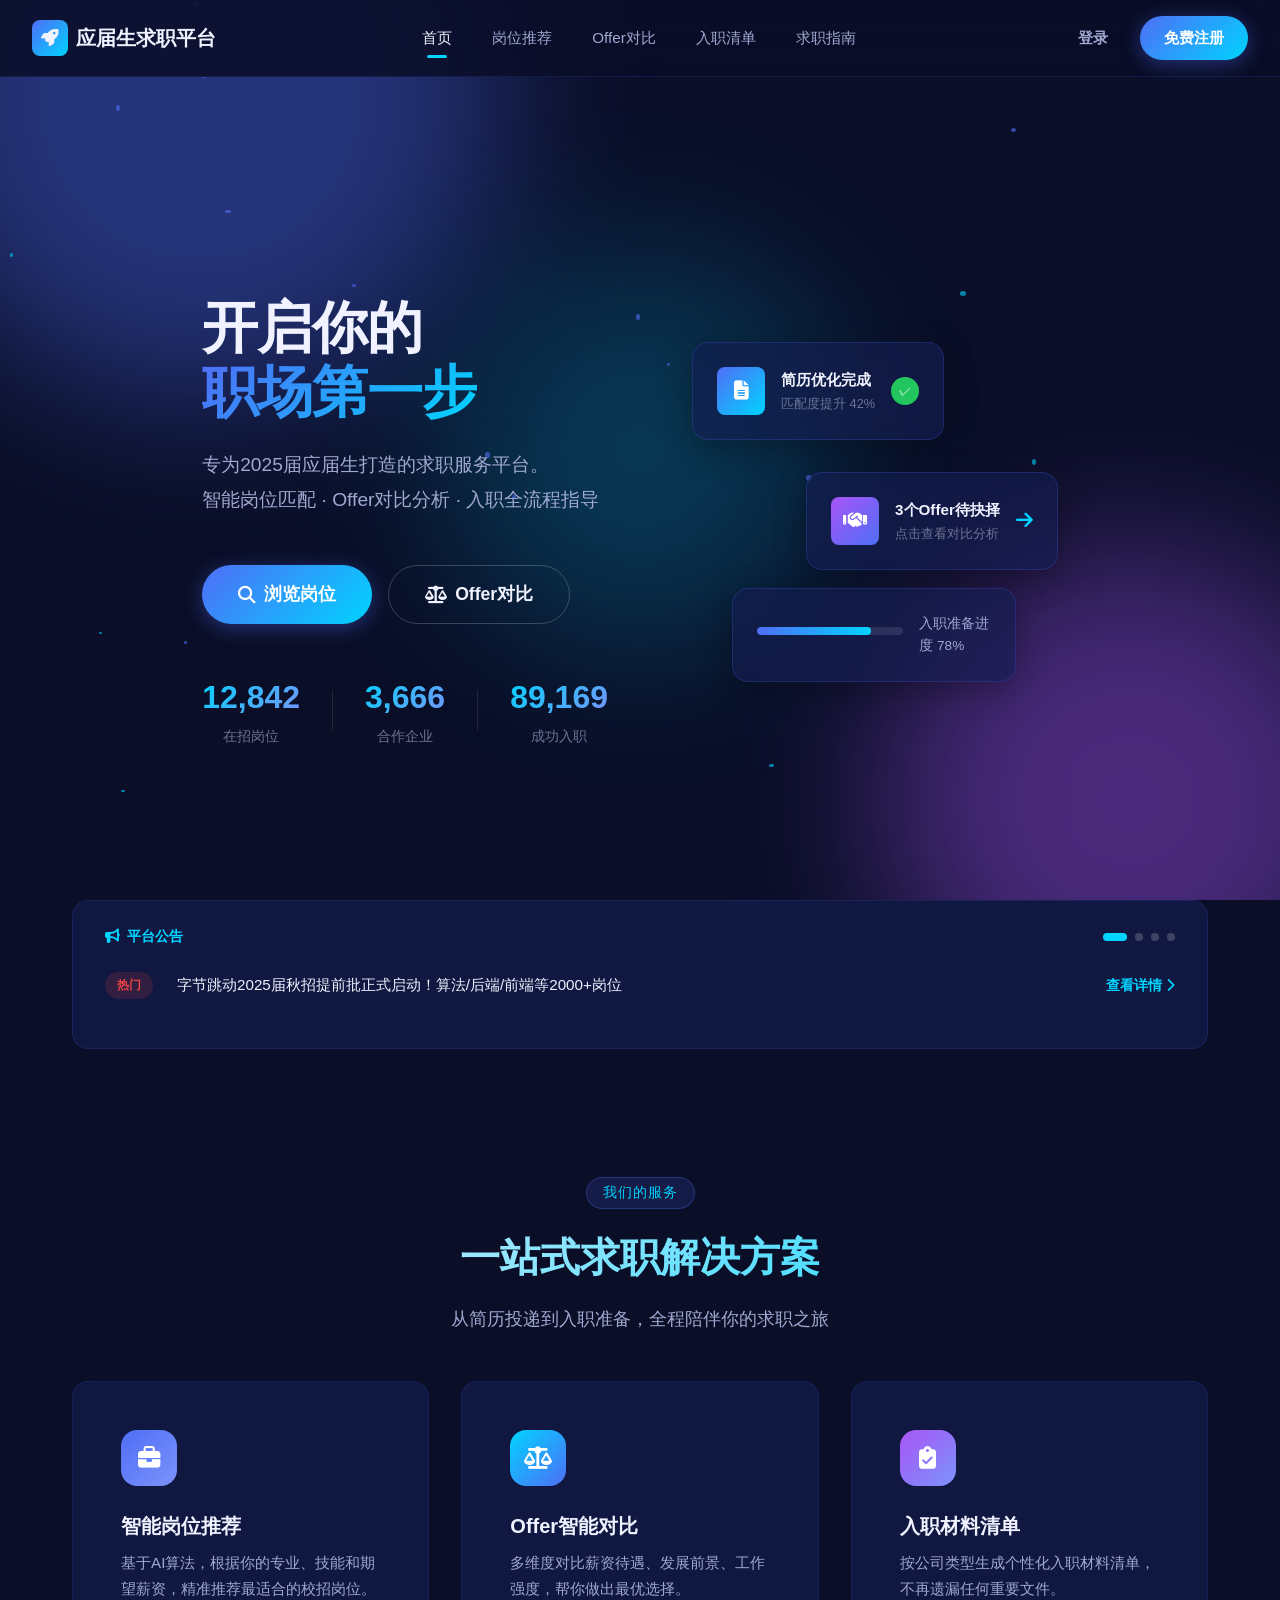
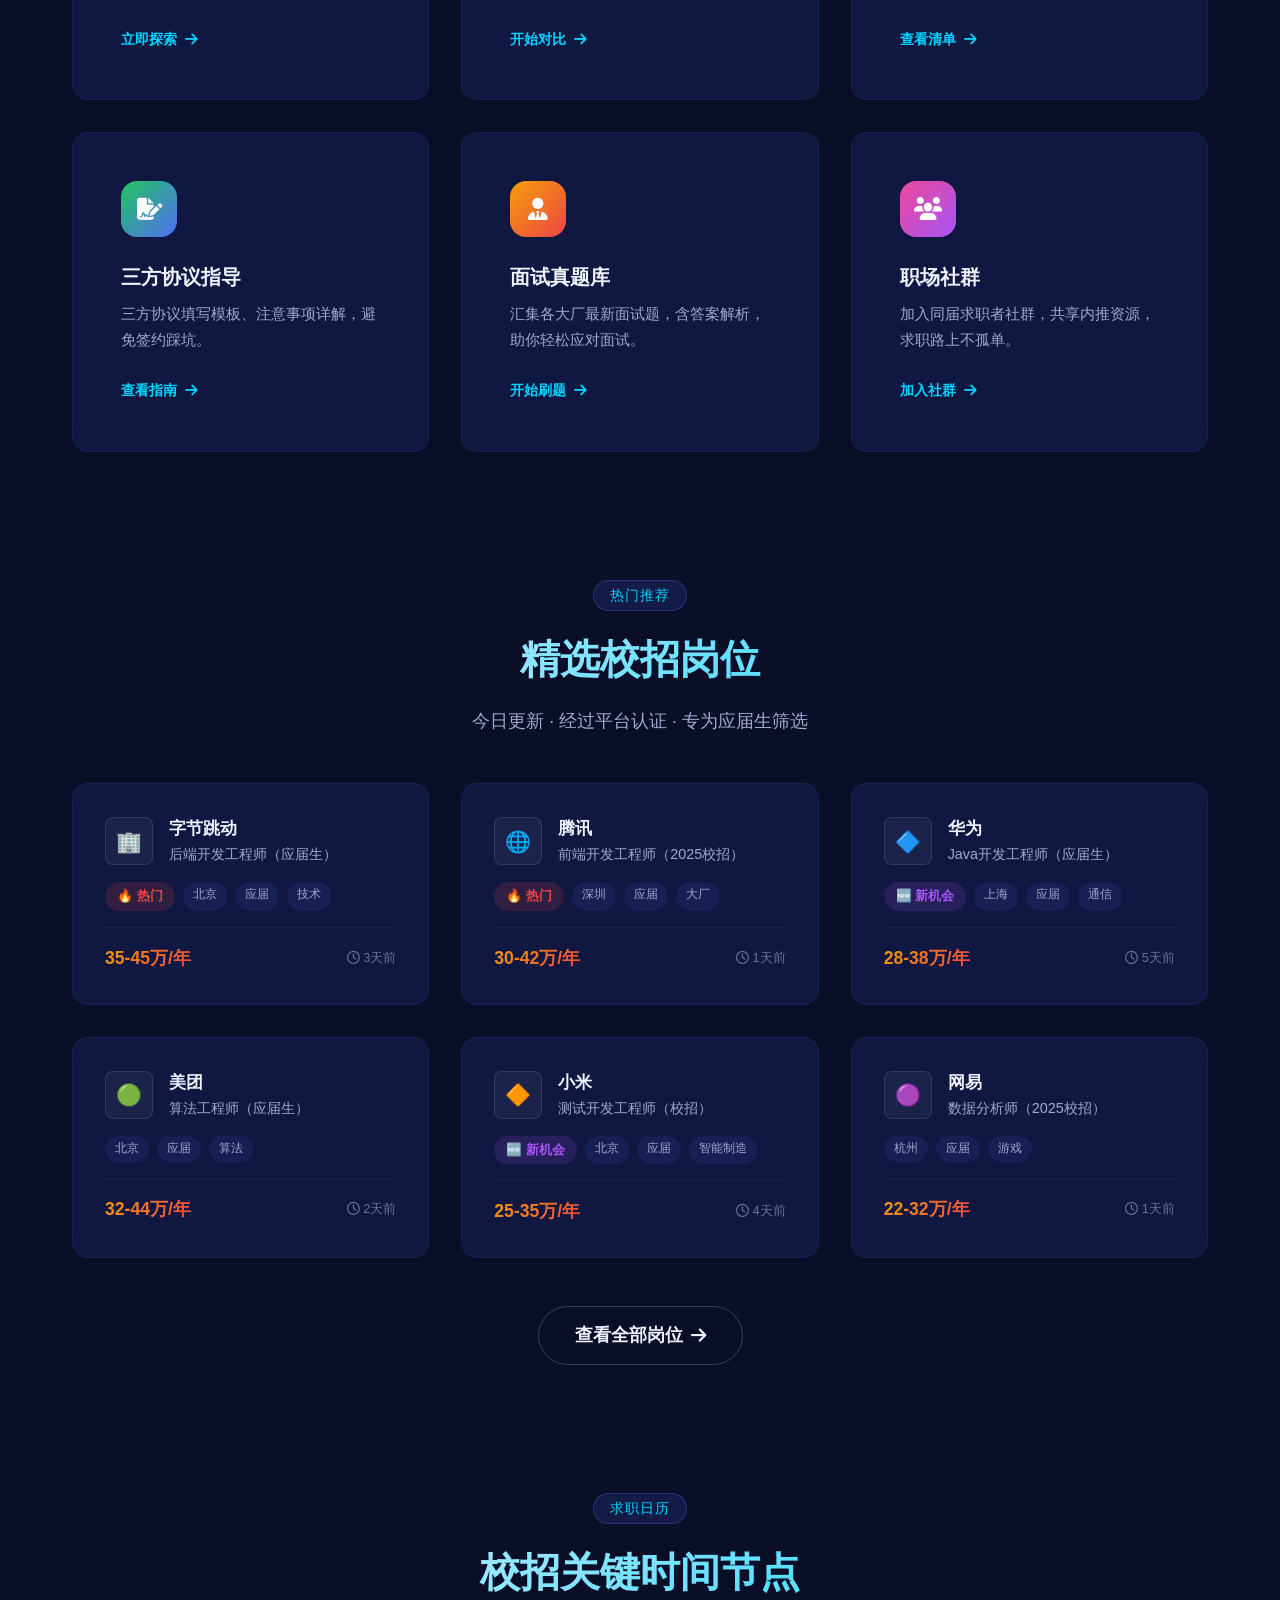
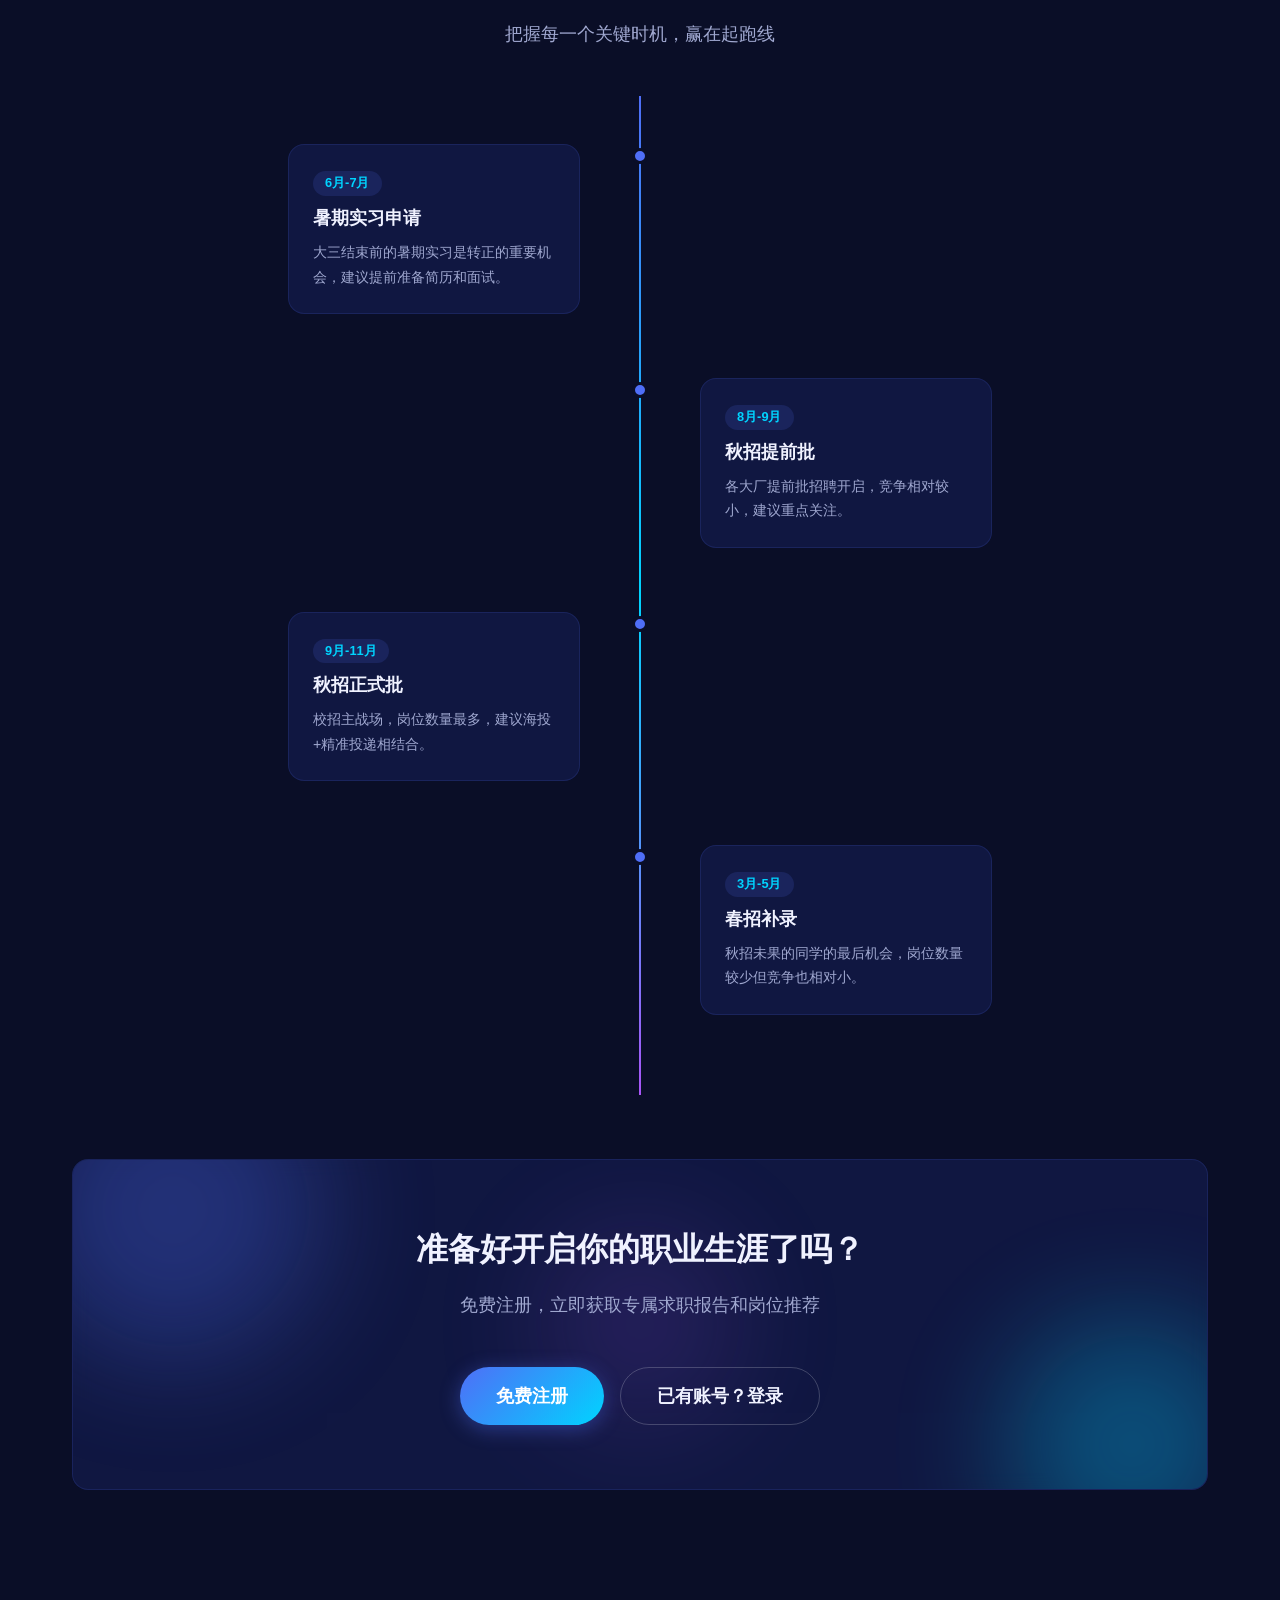
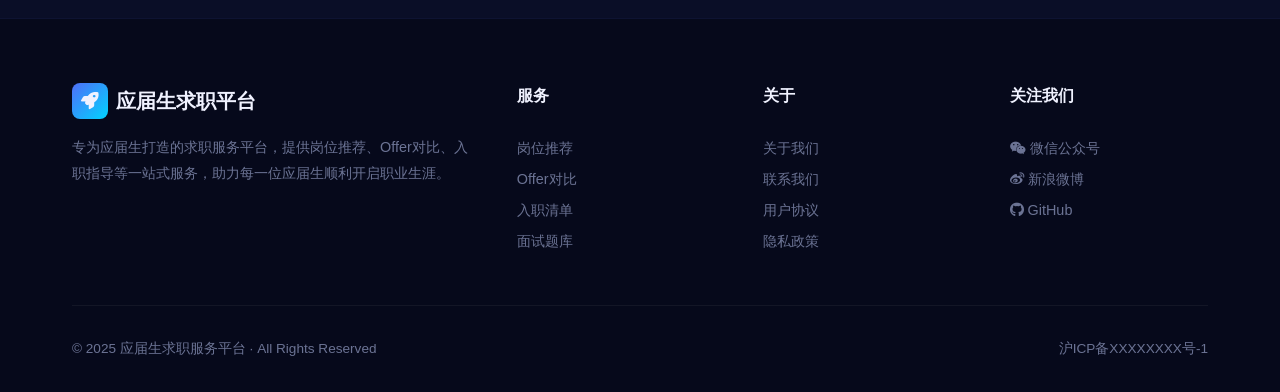
<file: graduate-job-portal/template/index.html>
<!DOCTYPE html>
<html lang="zh-CN">
<head>
  <meta charset="UTF-8">
  <meta name="viewport" content="width=device-width, initial-scale=1.0">
  <title>应届生求职服务平台 - 你的职场第一步</title>
  <link rel="stylesheet" href="css/style.css">
  <link rel="stylesheet" href="css/index.css">
  <!-- 图标库 -->
  <link rel="stylesheet" href="https://cdnjs.cloudflare.com/ajax/libs/font-awesome/6.5.0/css/all.min.css">
</head>
<body>
  <!-- ========== 背景动画 ========== -->
  <div class="bg-animation">
    <div class="orb"></div>
    <div class="orb"></div>
    <div class="orb"></div>
  </div>

  <!-- ========== 导航栏 ========== -->
  <nav class="navbar" id="navbar">
    <a href="index.html" class="nav-brand">
      <div class="logo"><i class="fas fa-rocket"></i></div>
      <span>应届生求职平台</span>
    </a>
    <div class="nav-links" id="navLinks">
      <a href="index.html" class="active">首页</a>
      <a href="jobs.html">岗位推荐</a>
      <a href="offer-compare.html">Offer对比</a>
      <a href="onboarding.html">入职清单</a>
      <a href="#">求职指南</a>
    </div>
    <div class="nav-actions">
      <a href="login.html" class="btn btn-ghost">登录</a>
      <a href="register.html" class="btn btn-primary">免费注册</a>
      <button class="mobile-menu-btn" id="mobileMenuBtn" aria-label="菜单">
        <span></span><span></span><span></span>
      </button>
    </div>
  </nav>

  <!-- ========== Hero 区域 ========== -->
  <section class="hero">
    <div class="hero-particles" id="heroParticles"></div>
    <div class="container hero-content">
      <div class="hero-text fade-in-up">
        <h1 class="hero-title">
          开启你的<br><span class="text-gradient">职场第一步</span>
        </h1>
        <p class="hero-subtitle">
          专为2025届应届生打造的求职服务平台。<br>
          智能岗位匹配 · Offer对比分析 · 入职全流程指导
        </p>
        <div class="hero-actions">
          <a href="jobs.html" class="btn btn-primary btn-lg">
            <i class="fas fa-search"></i> 浏览岗位
          </a>
          <a href="offer-compare.html" class="btn btn-outline btn-lg">
            <i class="fas fa-balance-scale"></i> Offer对比
          </a>
        </div>
        <div class="hero-stats">
          <div class="stat-item">
            <span class="stat-num" data-target="12890">0</span>
            <span class="stat-label">在招岗位</span>
          </div>
          <div class="stat-divider"></div>
          <div class="stat-item">
            <span class="stat-num" data-target="3680">0</span>
            <span class="stat-label">合作企业</span>
          </div>
          <div class="stat-divider"></div>
          <div class="stat-item">
            <span class="stat-num" data-target="89500">0</span>
            <span class="stat-label">成功入职</span>
          </div>
        </div>
      </div>
      <div class="hero-visual fade-in-up delay-2">
        <!-- 模拟简历/Offer卡片 -->
        <div class="hero-card hero-card-1">
          <div class="hc-icon"><i class="fas fa-file-alt"></i></div>
          <div class="hc-info">
            <div class="hc-title">简历优化完成</div>
            <div class="hc-desc">匹配度提升 42%</div>
          </div>
          <div class="hc-badge success">✓</div>
        </div>
        <div class="hero-card hero-card-2">
          <div class="hc-icon purple"><i class="fas fa-handshake"></i></div>
          <div class="hc-info">
            <div class="hc-title">3个Offer待抉择</div>
            <div class="hc-desc">点击查看对比分析</div>
          </div>
          <div class="hc-arrow"><i class="fas fa-arrow-right"></i></div>
        </div>
        <div class="hero-card hero-card-3">
          <div class="hc-progress">
            <div class="hc-progress-bar" style="width:78%"></div>
          </div>
          <div class="hc-progress-text">入职准备进度 78%</div>
        </div>
      </div>
    </div>
  </section>

  <!-- ========== 轮播公告 ========== -->
  <section class="section carousel-section">
    <div class="container">
      <div class="carousel-wrapper">
        <div class="carousel-header">
          <div class="carousel-tag">
            <i class="fas fa-bullhorn"></i> 平台公告
          </div>
          <div class="carousel-dots" id="carouselDots"></div>
        </div>
        <div class="carousel-track" id="carouselTrack">
          <!-- 轮播项由JS动态生成 -->
        </div>
      </div>
    </div>
  </section>

  <!-- ========== 服务介绍 ========== -->
  <section class="section services-section">
    <div class="container">
      <div class="section-header">
        <div class="section-tag">我们的服务</div>
        <h2 class="section-title">一站式求职解决方案</h2>
        <p class="section-subtitle">从简历投递到入职准备，全程陪伴你的求职之旅</p>
      </div>
      <div class="services-grid">
        <!-- 卡片1 -->
        <div class="service-card fade-in-up">
          <div class="sc-icon blue">
            <i class="fas fa-briefcase"></i>
          </div>
          <h3>智能岗位推荐</h3>
          <p>基于AI算法，根据你的专业、技能和期望薪资，精准推荐最适合的校招岗位。</p>
          <a href="jobs.html" class="sc-link">立即探索 <i class="fas fa-arrow-right"></i></a>
        </div>
        <!-- 卡片2 -->
        <div class="service-card fade-in-up delay-1">
          <div class="sc-icon cyan">
            <i class="fas fa-balance-scale"></i>
          </div>
          <h3>Offer智能对比</h3>
          <p>多维度对比薪资待遇、发展前景、工作强度，帮你做出最优选择。</p>
          <a href="offer-compare.html" class="sc-link">开始对比 <i class="fas fa-arrow-right"></i></a>
        </div>
        <!-- 卡片3 -->
        <div class="service-card fade-in-up delay-2">
          <div class="sc-icon purple">
            <i class="fas fa-clipboard-check"></i>
          </div>
          <h3>入职材料清单</h3>
          <p>按公司类型生成个性化入职材料清单，不再遗漏任何重要文件。</p>
          <a href="onboarding.html" class="sc-link">查看清单 <i class="fas fa-arrow-right"></i></a>
        </div>
        <!-- 卡片4 -->
        <div class="service-card fade-in-up delay-3">
          <div class="sc-icon green">
            <i class="fas fa-file-signature"></i>
          </div>
          <h3>三方协议指导</h3>
          <p>三方协议填写模板、注意事项详解，避免签约踩坑。</p>
          <a href="#" class="sc-link">查看指南 <i class="fas fa-arrow-right"></i></a>
        </div>
        <!-- 卡片5 -->
        <div class="service-card fade-in-up delay-4">
          <div class="sc-icon orange">
            <i class="fas fa-user-tie"></i>
          </div>
          <h3>面试真题库</h3>
          <p>汇集各大厂最新面试题，含答案解析，助你轻松应对面试。</p>
          <a href="#" class="sc-link">开始刷题 <i class="fas fa-arrow-right"></i></a>
        </div>
        <!-- 卡片6 -->
        <div class="service-card fade-in-up delay-5">
          <div class="sc-icon pink">
            <i class="fas fa-users"></i>
          </div>
          <h3>职场社群</h3>
          <p>加入同届求职者社群，共享内推资源，求职路上不孤单。</p>
          <a href="#" class="sc-link">加入社群 <i class="fas fa-arrow-right"></i></a>
        </div>
      </div>
    </div>
  </section>

  <!-- ========== 热门岗位推荐 ========== -->
  <section class="section jobs-preview-section">
    <div class="container">
      <div class="section-header">
        <div class="section-tag">热门推荐</div>
        <h2 class="section-title">精选校招岗位</h2>
        <p class="section-subtitle">今日更新 · 经过平台认证 · 专为应届生筛选</p>
      </div>
      <div class="jobs-preview-grid" id="hotJobsGrid">
        <!-- 由JS动态生成 -->
      </div>
      <div class="text-center mt-4">
        <a href="jobs.html" class="btn btn-outline btn-lg">
          查看全部岗位 <i class="fas fa-arrow-right"></i>
        </a>
      </div>
    </div>
  </section>

  <!-- ========== 求职时间线 ========== -->
  <section class="section timeline-section">
    <div class="container">
      <div class="section-header">
        <div class="section-tag">求职日历</div>
        <h2 class="section-title">校招关键时间节点</h2>
        <p class="section-subtitle">把握每一个关键时机，赢在起跑线</p>
      </div>
      <div class="timeline">
        <div class="timeline-line"></div>
        <div class="timeline-item left fade-in-up">
          <div class="timeline-dot"></div>
          <div class="timeline-card card">
            <div class="timeline-date">6月-7月</div>
            <h4>暑期实习申请</h4>
            <p>大三结束前的暑期实习是转正的重要机会，建议提前准备简历和面试。</p>
          </div>
        </div>
        <div class="timeline-item right fade-in-up delay-1">
          <div class="timeline-dot"></div>
          <div class="timeline-card card">
            <div class="timeline-date">8月-9月</div>
            <h4>秋招提前批</h4>
            <p>各大厂提前批招聘开启，竞争相对较小，建议重点关注。</p>
          </div>
        </div>
        <div class="timeline-item left fade-in-up delay-2">
          <div class="timeline-dot"></div>
          <div class="timeline-card card">
            <div class="timeline-date">9月-11月</div>
            <h4>秋招正式批</h4>
            <p>校招主战场，岗位数量最多，建议海投+精准投递相结合。</p>
          </div>
        </div>
        <div class="timeline-item right fade-in-up delay-3">
          <div class="timeline-dot"></div>
          <div class="timeline-card card">
            <div class="timeline-date">3月-5月</div>
            <h4>春招补录</h4>
            <p>秋招未果的同学的最后机会，岗位数量较少但竞争也相对小。</p>
          </div>
        </div>
      </div>
    </div>
  </section>

  <!-- ========== CTA区域 ========== -->
  <section class="section cta-section">
    <div class="container">
      <div class="cta-card card">
        <div class="cta-content">
          <h2>准备好开启你的职业生涯了吗？</h2>
          <p>免费注册，立即获取专属求职报告和岗位推荐</p>
          <div class="cta-actions">
            <a href="register.html" class="btn btn-primary btn-lg">免费注册</a>
            <a href="login.html" class="btn btn-outline btn-lg">已有账号？登录</a>
          </div>
        </div>
        <div class="cta-decoration">
          <div class="cta-circle c1"></div>
          <div class="cta-circle c2"></div>
          <div class="cta-circle c3"></div>
        </div>
      </div>
    </div>
  </section>

  <!-- ========== 页脚 ========== -->
  <footer class="footer">
    <div class="container">
      <div class="footer-grid">
        <div class="footer-brand">
          <div class="nav-brand" style="margin-bottom:var(--space-md)">
            <div class="logo"><i class="fas fa-rocket"></i></div>
            <span>应届生求职平台</span>
          </div>
          <p>专为应届生打造的求职服务平台，提供岗位推荐、Offer对比、入职指导等一站式服务，助力每一位应届生顺利开启职业生涯。</p>
        </div>
        <div class="footer-col">
          <h4>服务</h4>
          <a href="jobs.html">岗位推荐</a>
          <a href="offer-compare.html">Offer对比</a>
          <a href="onboarding.html">入职清单</a>
          <a href="#">面试题库</a>
        </div>
        <div class="footer-col">
          <h4>关于</h4>
          <a href="#">关于我们</a>
          <a href="#">联系我们</a>
          <a href="#">用户协议</a>
          <a href="#">隐私政策</a>
        </div>
        <div class="footer-col">
          <h4>关注我们</h4>
          <a href="#"><i class="fab fa-weixin"></i> 微信公众号</a>
          <a href="#"><i class="fab fa-weibo"></i> 新浪微博</a>
          <a href="#"><i class="fab fa-github"></i> GitHub</a>
        </div>
      </div>
      <div class="footer-bottom">
        <span>&copy; 2025 应届生求职服务平台 · All Rights Reserved</span>
        <span>沪ICP备XXXXXXXX号-1</span>
      </div>
    </div>
  </footer>

  <!-- ========== JS ========== -->
  <script src="js/main.js"></script>
  <script src="js/index.js"></script>
</body>
</html>
</file>
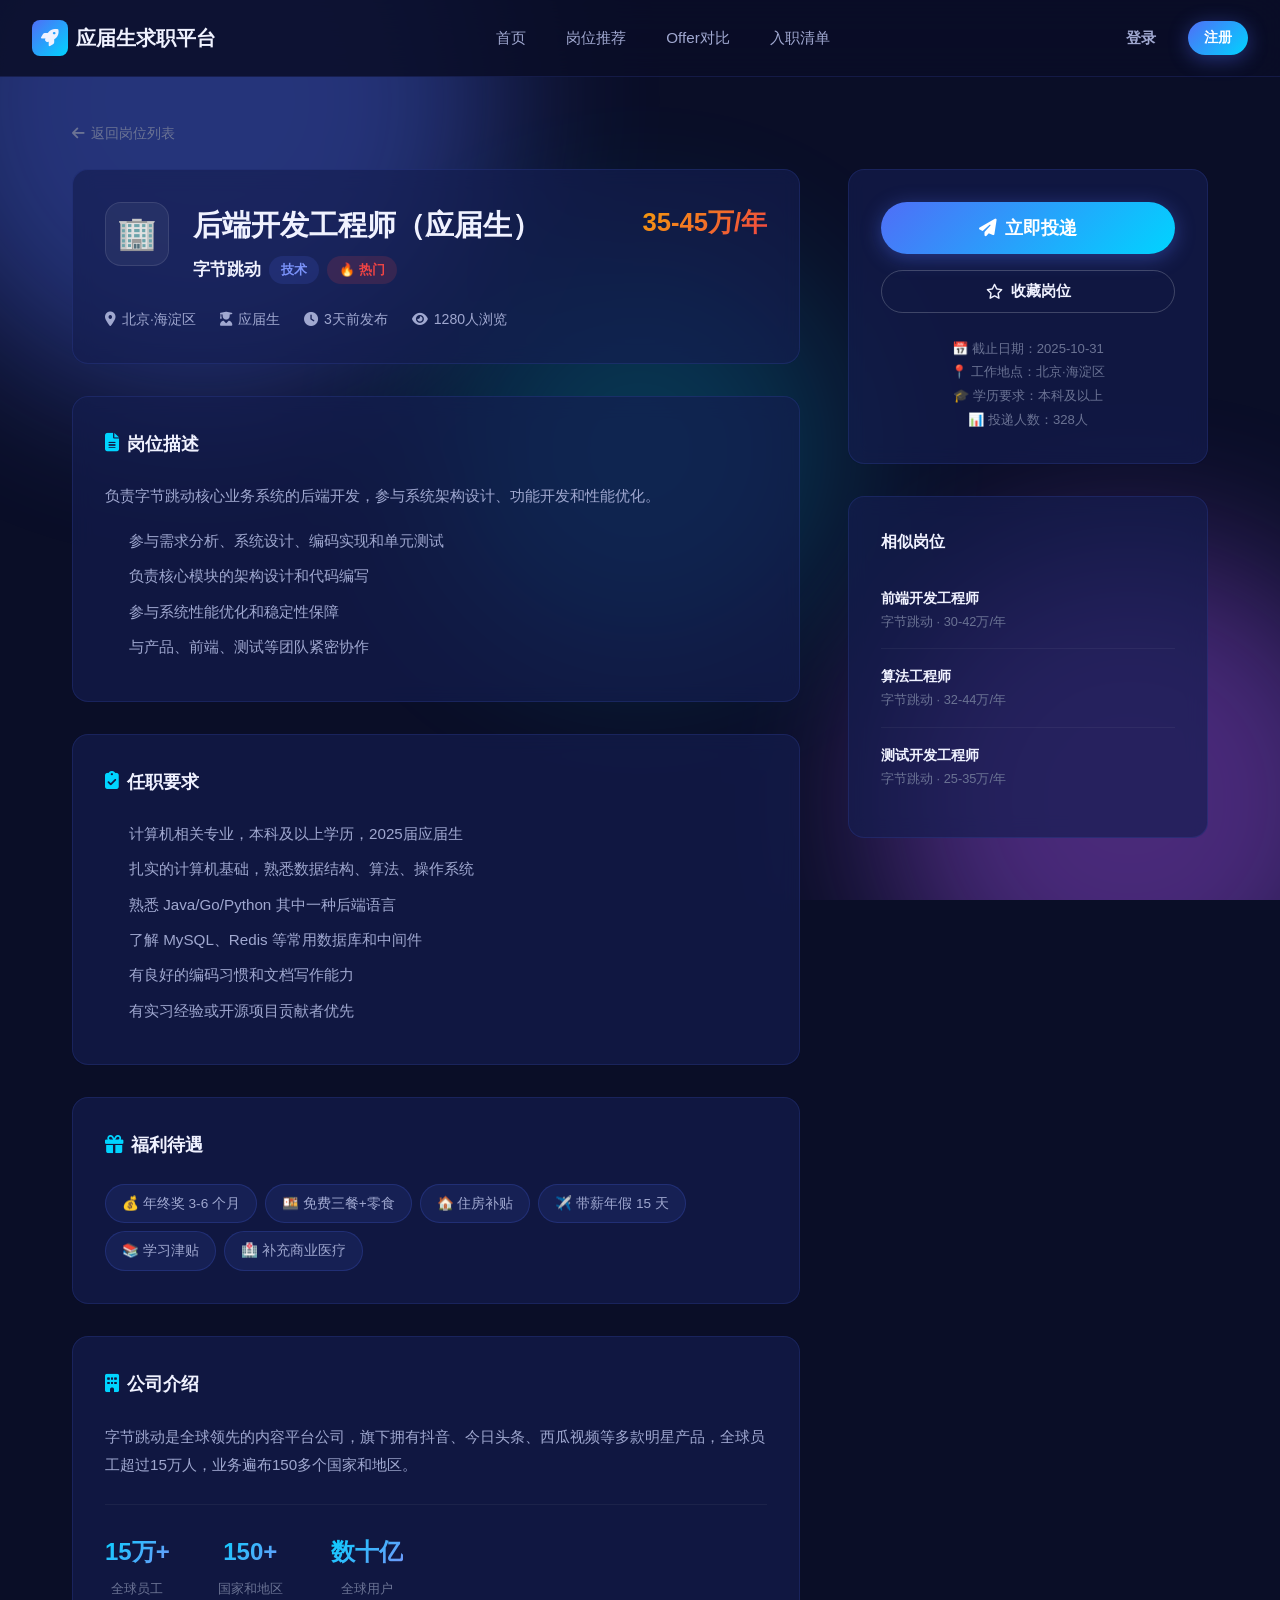
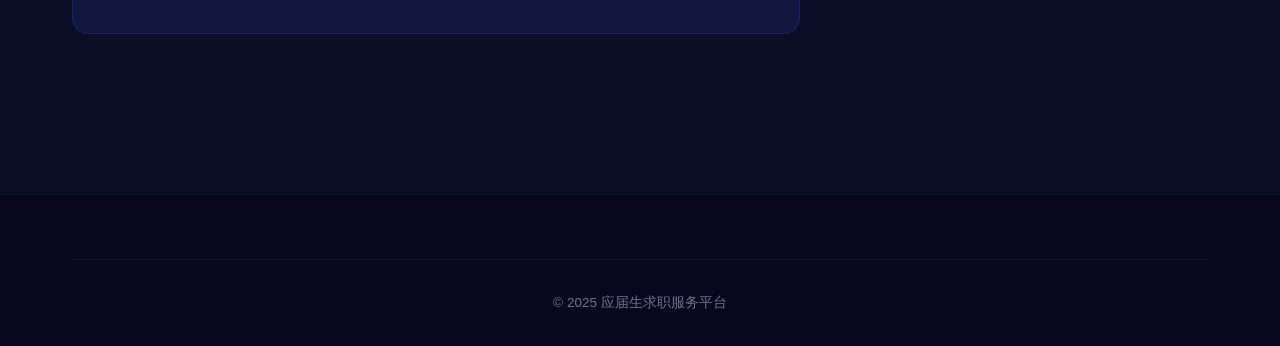
<file: graduate-job-portal/template/job-detail.html>
<!DOCTYPE html>
<html lang="zh-CN">
<head>
  <meta charset="UTF-8">
  <meta name="viewport" content="width=device-width, initial-scale=1.0">
  <title>岗位详情 - 应届生求职服务平台</title>
  <link rel="stylesheet" href="css/style.css">
  <link rel="stylesheet" href="css/jobs.css">
  <link rel="stylesheet" href="css/job-detail.css">
  <link rel="stylesheet" href="https://cdnjs.cloudflare.com/ajax/libs/font-awesome/6.5.0/css/all.min.css">
</head>
<body>
  <div class="bg-animation"><div class="orb"></div><div class="orb"></div><div class="orb"></div></div>

  <nav class="navbar" id="navbar">
    <a href="index.html" class="nav-brand">
      <div class="logo"><i class="fas fa-rocket"></i></div>
      <span>应届生求职平台</span>
    </a>
    <div class="nav-links" id="navLinks">
      <a href="index.html">首页</a>
      <a href="jobs.html">岗位推荐</a>
      <a href="offer-compare.html">Offer对比</a>
      <a href="onboarding.html">入职清单</a>
    </div>
    <div class="nav-actions">
      <a href="login.html" class="btn btn-ghost">登录</a>
      <a href="register.html" class="btn btn-primary btn-sm">注册</a>
      <button class="mobile-menu-btn" id="mobileMenuBtn" aria-label="菜单"><span></span><span></span><span></span></button>
    </div>
  </nav>

  <section class="section" style="padding-top:120px;">
    <div class="container">
      <a href="jobs.html" style="color:var(--text-muted);font-size:0.9rem;display:inline-flex;align-items:center;gap:6px;margin-bottom:var(--space-lg)">
        <i class="fas fa-arrow-left"></i> 返回岗位列表
      </a>

      <div class="jd-layout">
        <!-- 左侧主内容 -->
        <div class="jd-main">
          <!-- 头部信息 -->
          <div class="card jd-header-card">
            <div class="jd-header-top">
              <div class="jd-company-logo">🏢</div>
              <div class="jd-title-area">
                <h1 class="jd-job-title">后端开发工程师（应届生）</h1>
                <div class="jd-company-name">
                  <span>字节跳动</span>
                  <span class="badge badge-tech">技术</span>
                  <span class="badge badge-hot">🔥 热门</span>
                </div>
              </div>
              <div class="jd-salary">35-45万/年</div>
            </div>
            <div class="jd-meta-tags">
              <span><i class="fas fa-map-marker-alt"></i> 北京·海淀区</span>
              <span><i class="fas fa-user-graduate"></i> 应届生</span>
              <span><i class="fas fa-clock"></i> 3天前发布</span>
              <span><i class="fas fa-eye"></i> 1280人浏览</span>
            </div>
          </div>

          <!-- 岗位描述 -->
          <div class="card jd-section">
            <h3 class="jd-section-title"><i class="fas fa-file-alt"></i> 岗位描述</h3>
            <div class="jd-content">
              <p>负责字节跳动核心业务系统的后端开发，参与系统架构设计、功能开发和性能优化。</p>
              <ul>
                <li>参与需求分析、系统设计、编码实现和单元测试</li>
                <li>负责核心模块的架构设计和代码编写</li>
                <li>参与系统性能优化和稳定性保障</li>
                <li>与产品、前端、测试等团队紧密协作</li>
              </ul>
            </div>
          </div>

          <!-- 任职要求 -->
          <div class="card jd-section">
            <h3 class="jd-section-title"><i class="fas fa-clipboard-check"></i> 任职要求</h3>
            <div class="jd-content">
              <ul>
                <li>计算机相关专业，本科及以上学历，2025届应届生</li>
                <li>扎实的计算机基础，熟悉数据结构、算法、操作系统</li>
                <li>熟悉 Java/Go/Python 其中一种后端语言</li>
                <li>了解 MySQL、Redis 等常用数据库和中间件</li>
                <li>有良好的编码习惯和文档写作能力</li>
                <li>有实习经验或开源项目贡献者优先</li>
              </ul>
            </div>
          </div>

          <!-- 福利待遇 -->
          <div class="card jd-section">
            <h3 class="jd-section-title"><i class="fas fa-gift"></i> 福利待遇</h3>
            <div class="jd-benefits">
              <span class="jd-benefit-tag">💰 年终奖 3-6 个月</span>
              <span class="jd-benefit-tag">🍱 免费三餐+零食</span>
              <span class="jd-benefit-tag">🏠 住房补贴</span>
              <span class="jd-benefit-tag">✈️ 带薪年假 15 天</span>
              <span class="jd-benefit-tag">📚 学习津贴</span>
              <span class="jd-benefit-tag">🏥 补充商业医疗</span>
            </div>
          </div>

          <!-- 公司介绍 -->
          <div class="card jd-section">
            <h3 class="jd-section-title"><i class="fas fa-building"></i> 公司介绍</h3>
            <div class="jd-content">
              <p>字节跳动是全球领先的内容平台公司，旗下拥有抖音、今日头条、西瓜视频等多款明星产品，全球员工超过15万人，业务遍布150多个国家和地区。</p>
              <div class="jd-company-stats">
                <div class="jd-cs-item"><div class="jd-cs-num">15万+</div><div class="jd-cs-label">全球员工</div></div>
                <div class="jd-cs-item"><div class="jd-cs-num">150+</div><div class="jd-cs-label">国家和地区</div></div>
                <div class="jd-cs-item"><div class="jd-cs-num">数十亿</div><div class="jd-cs-label">全球用户</div></div>
              </div>
            </div>
          </div>
        </div>

        <!-- 右侧侧边栏 -->
        <div class="jd-sidebar">
          <div class="card jd-apply-card">
            <button class="btn btn-primary btn-lg" style="width:100%;margin-bottom:var(--space-md)" onclick="alert('请先登录！')">
              <i class="fas fa-paper-plane"></i> 立即投递
            </button>
            <button class="btn btn-outline" style="width:100%">
              <i class="far fa-star"></i> 收藏岗位
            </button>
            <div style="margin-top:var(--space-lg);font-size:0.82rem;color:var(--text-muted);line-height:1.8">
              <div>📅 截止日期：2025-10-31</div>
              <div>📍 工作地点：北京·海淀区</div>
              <div>🎓 学历要求：本科及以上</div>
              <div>📊 投递人数：328人</div>
            </div>
          </div>

          <div class="card jd-similar">
            <h4 style="margin-bottom:var(--space-md);font-size:1rem;">相似岗位</h4>
            <a href="#" class="jd-similar-item">
              <div style="font-weight:600;font-size:0.9rem;">前端开发工程师</div>
              <div style="font-size:0.8rem;color:var(--text-muted);margin-top:2px;">字节跳动 · 30-42万/年</div>
            </a>
            <a href="#" class="jd-similar-item">
              <div style="font-weight:600;font-size:0.9rem;">算法工程师</div>
              <div style="font-size:0.8rem;color:var(--text-muted);margin-top:2px;">字节跳动 · 32-44万/年</div>
            </a>
            <a href="#" class="jd-similar-item">
              <div style="font-weight:600;font-size:0.9rem;">测试开发工程师</div>
              <div style="font-size:0.8rem;color:var(--text-muted);margin-top:2px;">字节跳动 · 25-35万/年</div>
            </a>
          </div>
        </div>
      </div>
    </div>
  </section>

  <footer class="footer">
    <div class="container">
      <div class="footer-bottom" style="justify-content:center"><span>© 2025 应届生求职服务平台</span></div>
    </div>
  </footer>

  <script src="js/main.js"></script>
</body>
</html>
</file>
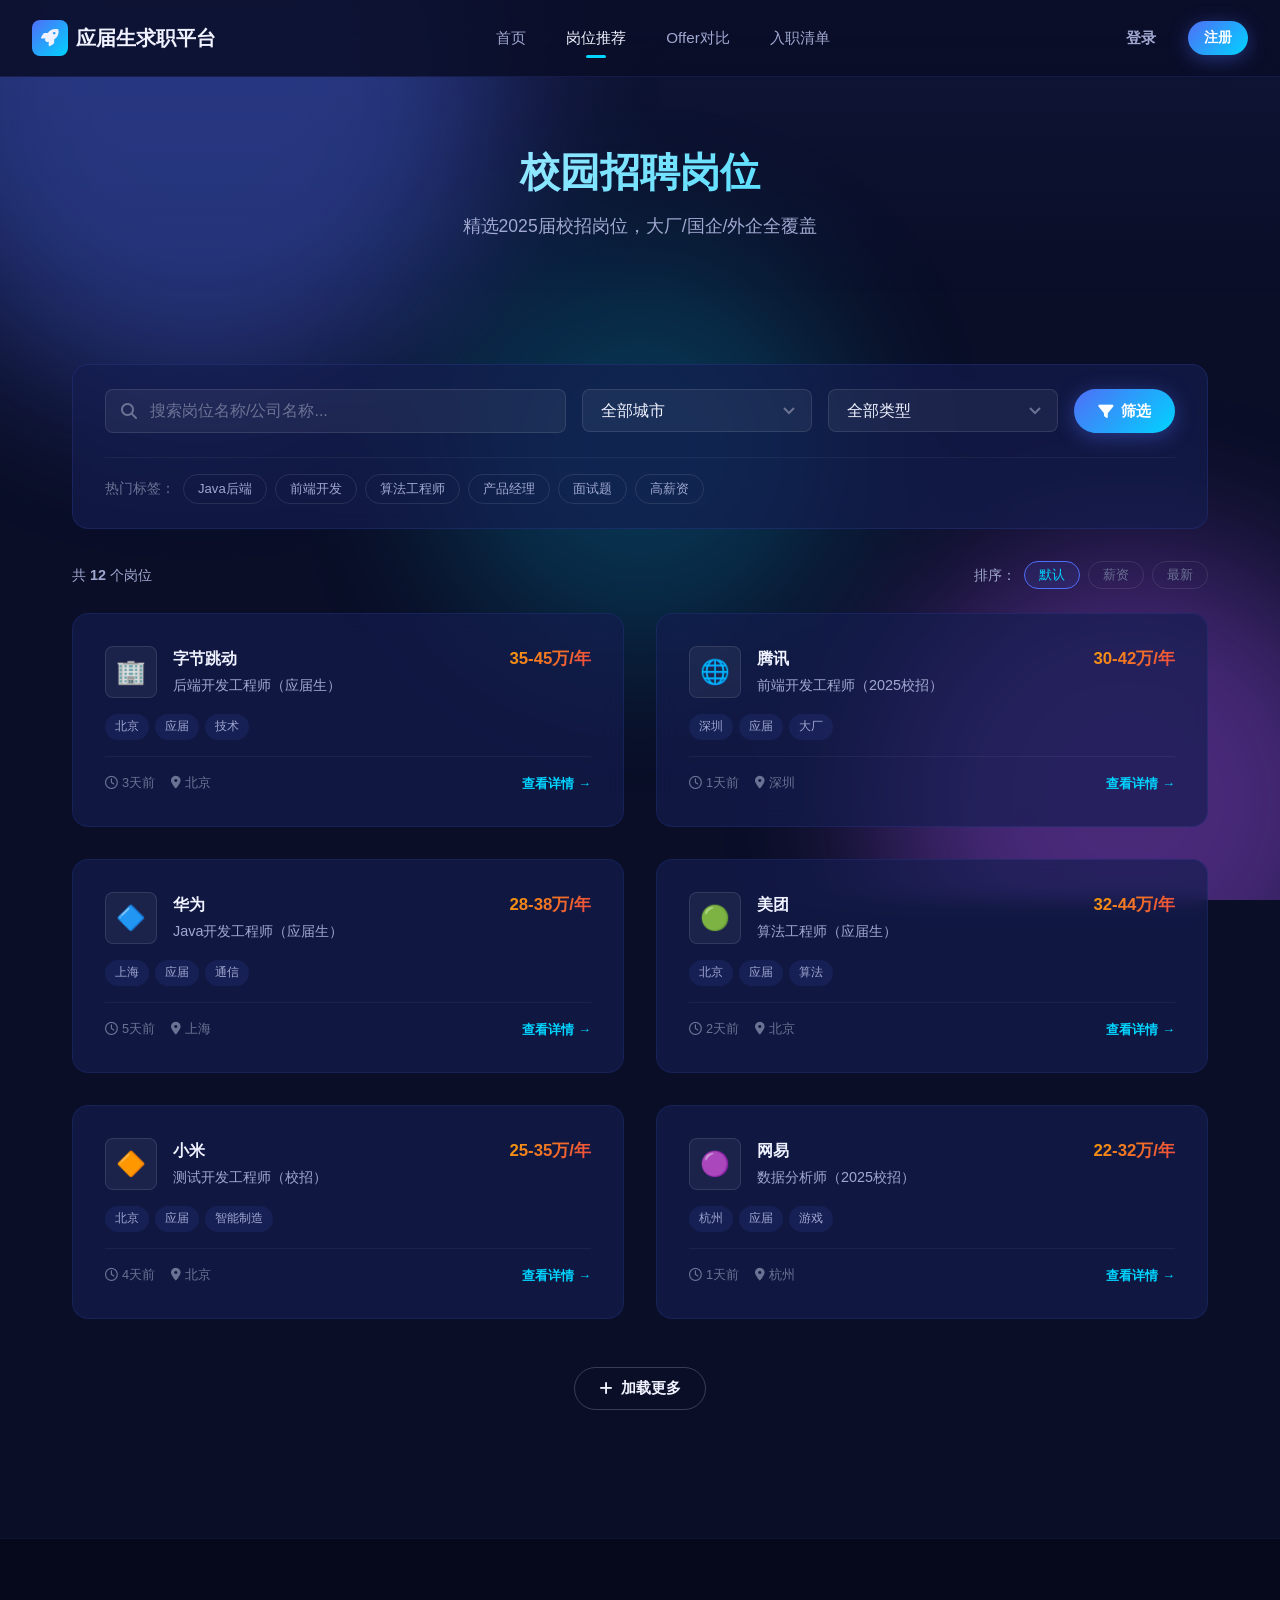
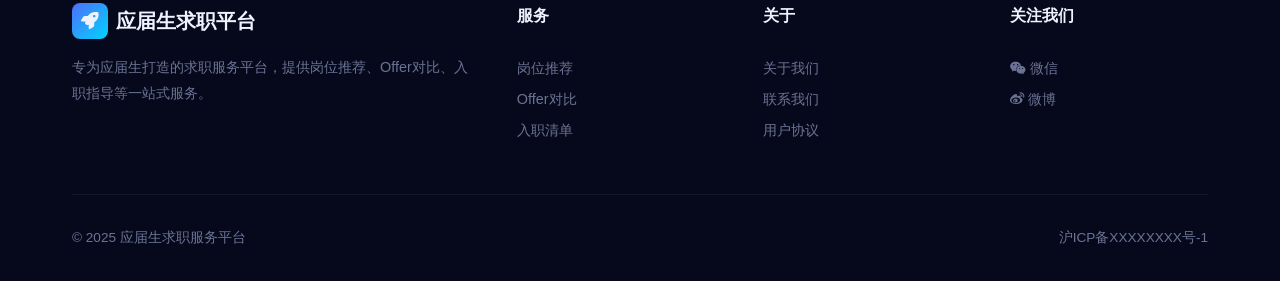
<file: graduate-job-portal/template/jobs.html>
<!DOCTYPE html>
<html lang="zh-CN">
<head>
  <meta charset="UTF-8">
  <meta name="viewport" content="width=device-width, initial-scale=1.0">
  <title>校园招聘岗位列表 - 应届生求职服务平台</title>
  <link rel="stylesheet" href="css/style.css">
  <link rel="stylesheet" href="css/jobs.css">
  <link rel="stylesheet" href="https://cdnjs.cloudflare.com/ajax/libs/font-awesome/6.5.0/css/all.min.css">
</head>
<body>
  <div class="bg-animation"><div class="orb"></div><div class="orb"></div><div class="orb"></div></div>

  <!-- 导航栏 -->
  <nav class="navbar" id="navbar">
    <a href="index.html" class="nav-brand">
      <div class="logo"><i class="fas fa-rocket"></i></div>
      <span>应届生求职平台</span>
    </a>
    <div class="nav-links" id="navLinks">
      <a href="index.html">首页</a>
      <a href="jobs.html" class="active">岗位推荐</a>
      <a href="offer-compare.html">Offer对比</a>
      <a href="onboarding.html">入职清单</a>
    </div>
    <div class="nav-actions">
      <a href="login.html" class="btn btn-ghost">登录</a>
      <a href="register.html" class="btn btn-primary btn-sm">注册</a>
      <button class="mobile-menu-btn" id="mobileMenuBtn" aria-label="菜单">
        <span></span><span></span><span></span>
      </button>
    </div>
  </nav>

  <!-- 页面顶部 -->
  <section class="page-hero">
    <div class="container">
      <h1 class="page-title">校园招聘岗位</h1>
      <p class="page-subtitle">精选2025届校招岗位，大厂/国企/外企全覆盖</p>
    </div>
  </section>

  <!-- 筛选 + 列表 -->
  <section class="section">
    <div class="container">
      <!-- 筛选栏 -->
      <div class="filter-bar card">
        <div class="filter-row">
          <div class="filter-group" style="flex:2">
            <i class="fas fa-search"></i>
            <input type="text" class="form-input" placeholder="搜索岗位名称/公司名称..." id="searchInput">
          </div>
          <div class="filter-group">
            <select class="form-input" id="filterCity">
              <option value="">全部城市</option>
              <option>北京</option><option>上海</option><option>深圳</option>
              <option>杭州</option><option>广州</option><option>成都</option>
            </select>
          </div>
          <div class="filter-group">
            <select class="form-input" id="filterType">
              <option value="">全部类型</option>
              <option>技术</option><option>产品</option><option>设计</option>
              <option>运营</option><option>市场</option>
            </select>
          </div>
          <button class="btn btn-primary" onclick="applyFilters()">
            <i class="fas fa-filter"></i> 筛选
          </button>
        </div>
        <!-- 热门标签 -->
        <div class="filter-tags">
          <span class="ft-label">热门标签：</span>
          <button class="ft-tag" onclick="toggleTag(this)">Java后端</button>
          <button class="ft-tag" onclick="toggleTag(this)">前端开发</button>
          <button class="ft-tag" onclick="toggleTag(this)">算法工程师</button>
          <button class="ft-tag" onclick="toggleTag(this)">产品经理</button>
          <button class="ft-tag" onclick="toggleTag(this)">面试题</button>
          <button class="ft-tag" onclick="toggleTag(this)">高薪资</button>
        </div>
      </div>

      <!-- 结果统计 -->
      <div class="result-info">
        <span>共 <strong id="resultCount">0</strong> 个岗位</span>
        <div class="sort-options">
          <span>排序：</span>
          <button class="sort-btn active" onclick="setSort(this,'default')">默认</button>
          <button class="sort-btn" onclick="setSort(this,'salary')">薪资</button>
          <button class="sort-btn" onclick="setSort(this,'date')">最新</button>
        </div>
      </div>

      <!-- 岗位卡片网格 -->
      <div class="jobs-grid" id="jobsGrid">
        <!-- 由JS动态渲染 -->
      </div>

      <!-- 加载更多 -->
      <div class="text-center mt-4">
        <button class="btn btn-outline" id="loadMoreBtn" onclick="loadMore()">
          <i class="fas fa-plus"></i> 加载更多
        </button>
      </div>
    </div>
  </section>

  <!-- 页脚 -->
  <footer class="footer">
    <div class="container">
      <div class="footer-grid">
        <div class="footer-brand">
          <div class="nav-brand" style="margin-bottom:var(--space-md)">
            <div class="logo"><i class="fas fa-rocket"></i></div>
            <span>应届生求职平台</span>
          </div>
          <p>专为应届生打造的求职服务平台，提供岗位推荐、Offer对比、入职指导等一站式服务。</p>
        </div>
        <div class="footer-col"><h4>服务</h4><a href="jobs.html">岗位推荐</a><a href="offer-compare.html">Offer对比</a><a href="onboarding.html">入职清单</a></div>
        <div class="footer-col"><h4>关于</h4><a href="#">关于我们</a><a href="#">联系我们</a><a href="#">用户协议</a></div>
        <div class="footer-col"><h4>关注我们</h4><a href="#"><i class="fab fa-weixin"></i> 微信</a><a href="#"><i class="fab fa-weibo"></i> 微博</a></div>
      </div>
      <div class="footer-bottom"><span>© 2025 应届生求职服务平台</span><span>沪ICP备XXXXXXXX号-1</span></div>
    </div>
  </footer>

  <script src="js/main.js"></script>
  <script src="js/jobs.js"></script>
</body>
</html>
</file>
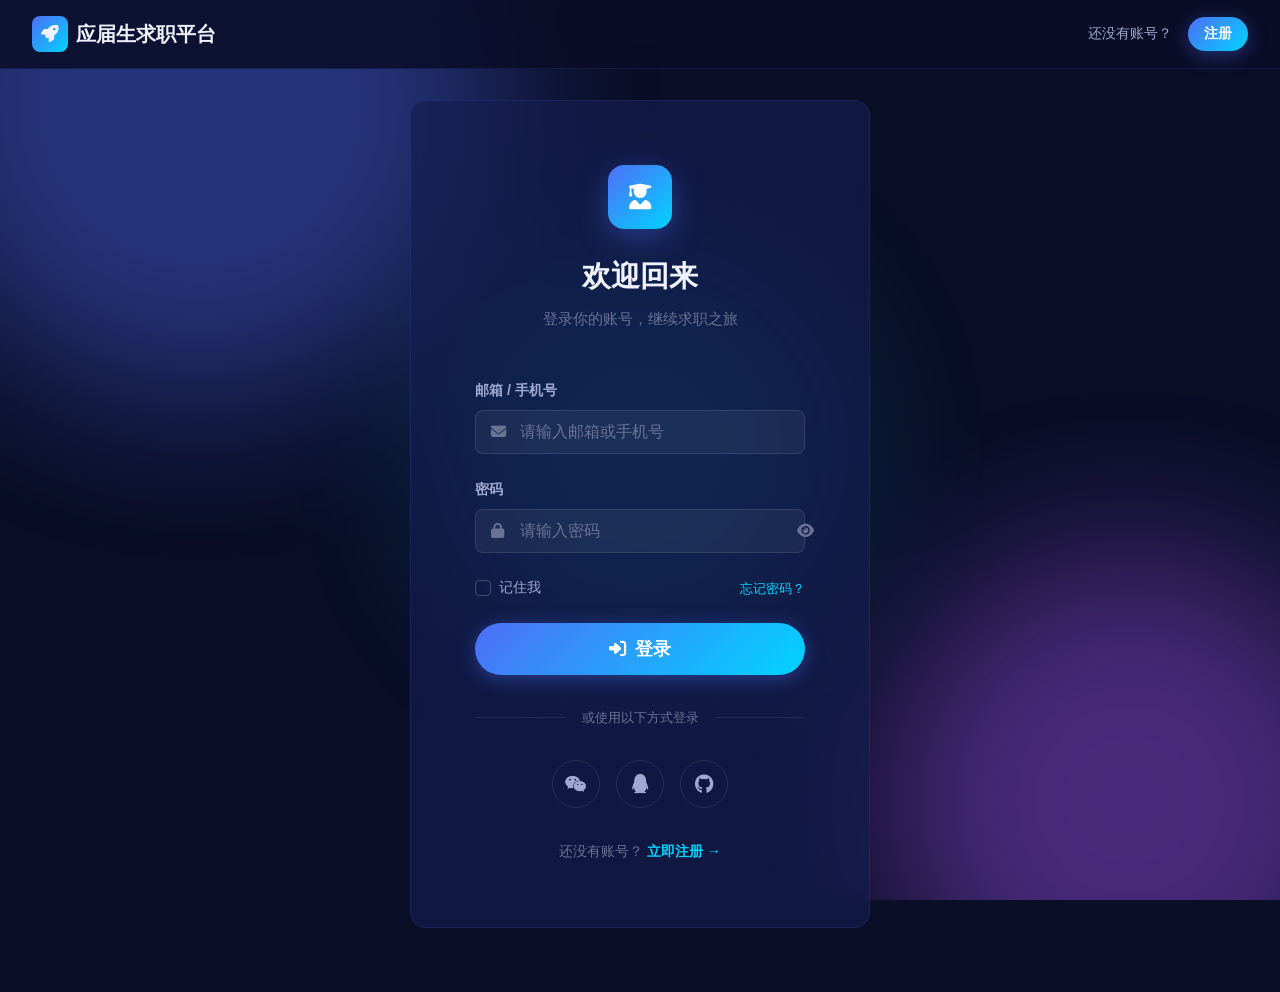
<file: graduate-job-portal/template/login.html>
<!DOCTYPE html>
<html lang="zh-CN">
<head>
  <meta charset="UTF-8">
  <meta name="viewport" content="width=device-width, initial-scale=1.0">
  <title>登录 - 应届生求职服务平台</title>
  <link rel="stylesheet" href="css/style.css">
  <link rel="stylesheet" href="css/auth.css">
  <link rel="stylesheet" href="https://cdnjs.cloudflare.com/ajax/libs/font-awesome/6.5.0/css/all.min.css">
</head>
<body>
  <!-- 背景动画 -->
  <div class="bg-animation">
    <div class="orb"></div>
    <div class="orb"></div>
    <div class="orb"></div>
  </div>

  <!-- 导航栏 -->
  <nav class="navbar" id="navbar">
    <a href="index.html" class="nav-brand">
      <div class="logo"><i class="fas fa-rocket"></i></div>
      <span>应届生求职平台</span>
    </a>
    <div class="nav-actions">
      <span style="color:var(--text-secondary);font-size:0.9rem;">还没有账号？</span>
      <a href="register.html" class="btn btn-primary btn-sm">注册</a>
    </div>
  </nav>

  <!-- 登录表单 -->
  <section class="auth-section">
    <div class="auth-card card">
      <div class="auth-header">
        <div class="auth-icon">
          <i class="fas fa-user-graduate"></i>
        </div>
        <h2>欢迎回来</h2>
        <p>登录你的账号，继续求职之旅</p>
      </div>

      <form class="auth-form" id="loginForm" onsubmit="return handleLogin(event)">
        <div class="form-group">
          <label class="form-label" for="loginEmail">邮箱 / 手机号</label>
          <div class="input-with-icon">
            <i class="fas fa-envelope"></i>
            <input type="text" id="loginEmail" class="form-input" placeholder="请输入邮箱或手机号" required>
          </div>
        </div>

        <div class="form-group">
          <label class="form-label" for="loginPwd">密码</label>
          <div class="input-with-icon">
            <i class="fas fa-lock"></i>
            <input type="password" id="loginPwd" class="form-input" placeholder="请输入密码" required>
            <button type="button" class="toggle-pwd" onclick="togglePwd(this)">
              <i class="fas fa-eye"></i>
            </button>
          </div>
        </div>

        <div class="form-options">
          <label class="checkbox-label">
            <input type="checkbox" id="rememberMe">
            <span class="checkmark"></span>
            记住我
          </label>
          <a href="#" class="forgot-link">忘记密码？</a>
        </div>

        <button type="submit" class="btn btn-primary btn-lg" style="width:100%">
          <i class="fas fa-sign-in-alt"></i> 登录
        </button>
      </form>

      <div class="auth-divider"><span>或使用以下方式登录</span></div>

      <div class="social-login">
        <button class="social-btn" title="微信登录">
          <i class="fab fa-weixin"></i>
        </button>
        <button class="social-btn" title="QQ登录">
          <i class="fab fa-qq"></i>
        </button>
        <button class="social-btn" title="GitHub登录">
          <i class="fab fa-github"></i>
        </button>
      </div>

      <div class="auth-footer">
        <span>还没有账号？</span>
        <a href="register.html">立即注册 →</a>
      </div>
    </div>
  </section>

  <script src="js/main.js"></script>
  <script>
    function togglePwd(btn) {
      var input = btn.parentElement.querySelector('input');
      var icon = btn.querySelector('i');
      if (input.type === 'password') {
        input.type = 'text';
        icon.className = 'fas fa-eye-slash';
      } else {
        input.type = 'password';
        icon.className = 'fas fa-eye';
      }
    }

    function handleLogin(e) {
      e.preventDefault();
      var btn = e.target.querySelector('button[type="submit"]');
      btn.innerHTML = '<i class="fas fa-spinner fa-spin"></i> 登录中...';
      btn.disabled = true;
      setTimeout(function() {
        alert('登录成功！欢迎回来！');
        window.location.href = 'index.html';
      }, 1500);
      return false;
    }
  </script>
</body>
</html>
</file>
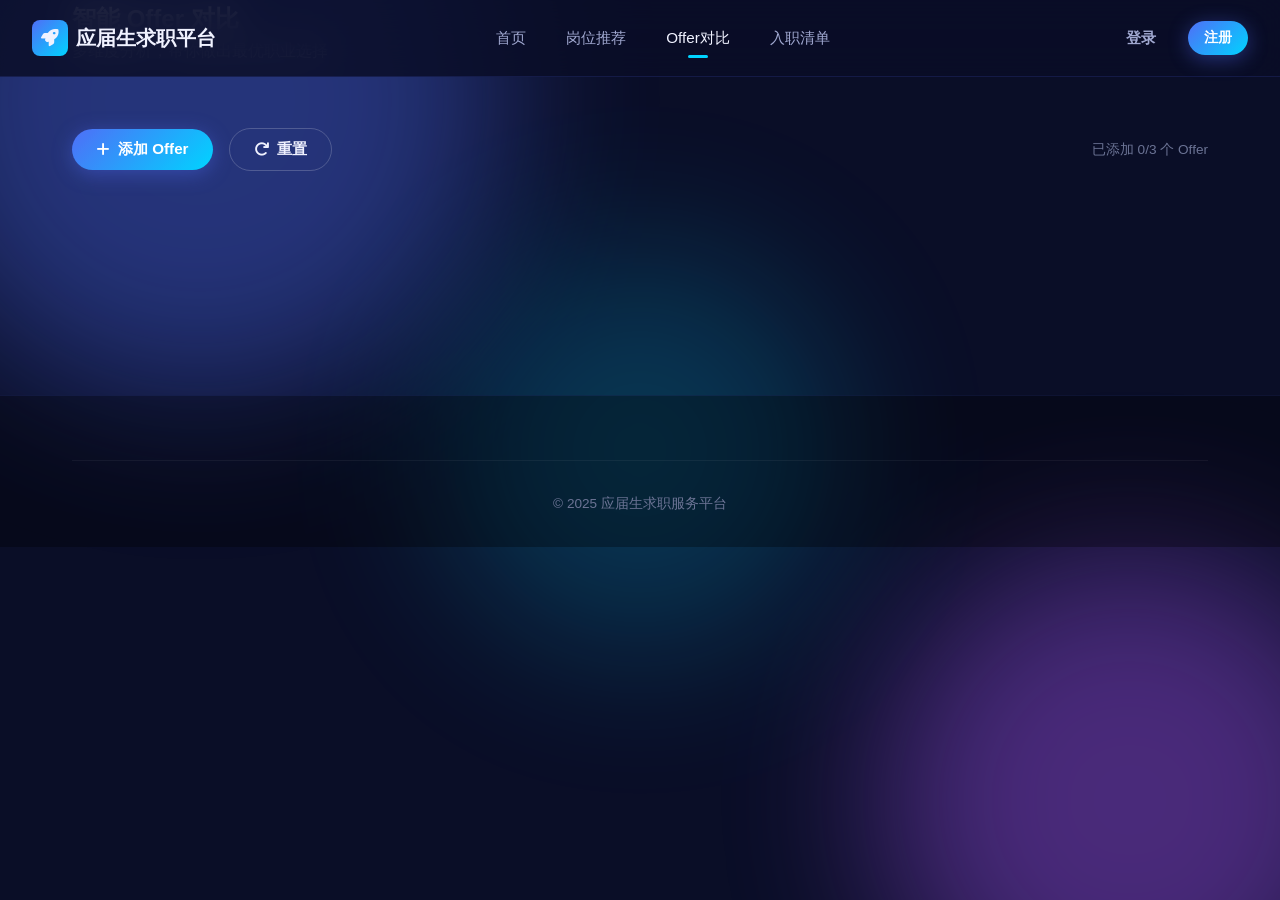
<file: graduate-job-portal/template/offer-compare.html>
<!DOCTYPE html>
<html lang="zh-CN">
<head>
  <meta charset="UTF-8">
  <meta name="viewport" content="width=device-width, initial-scale=1.0">
  <title>Offer智能对比 - 应届生求职服务平台</title>
  <link rel="stylesheet" href="css/style.css">
  <link rel="stylesheet" href="css/offer-compare.css">
  <link rel="stylesheet" href="https://cdnjs.cloudflare.com/ajax/libs/font-awesome/6.5.0/css/all.min.css">
</head>
<body>
  <div class="bg-animation"><div class="orb"></div><div class="orb"></div><div class="orb"></div></div>

  <nav class="navbar" id="navbar">
    <a href="index.html" class="nav-brand">
      <div class="logo"><i class="fas fa-rocket"></i></div>
      <span>应届生求职平台</span>
    </a>
    <div class="nav-links" id="navLinks">
      <a href="index.html">首页</a>
      <a href="jobs.html">岗位推荐</a>
      <a href="offer-compare.html" class="active">Offer对比</a>
      <a href="onboarding.html">入职清单</a>
    </div>
    <div class="nav-actions">
      <a href="login.html" class="btn btn-ghost">登录</a>
      <a href="register.html" class="btn btn-primary btn-sm">注册</a>
      <button class="mobile-menu-btn" id="mobileMenuBtn"><span></span><span></span><span></span></button>
    </div>
  </nav>

  <section class="page-hero">
    <div class="container">
      <h1 class="page-title">智能 Offer 对比</h1>
      <p class="page-subtitle">多维度分析，帮你做出最优职业选择</p>
    </div>
  </section>

  <section class="section">
    <div class="container">
      <!-- 添加Offer按钮 -->
      <div class="oc-controls">
        <button class="btn btn-primary" onclick="addOffer()">
          <i class="fas fa-plus"></i> 添加 Offer
        </button>
        <button class="btn btn-outline" onclick="resetAll()">
          <i class="fas fa-redo"></i> 重置
        </button>
        <div style="flex:1"></div>
        <div style="font-size:0.85rem;color:var(--text-muted)">已添加 <span id="offerCount">0</span>/3 个 Offer</div>
      </div>

      <!-- Offer 输入区 -->
      <div class="oc-cards" id="ocCards">
        <!-- 由JS动态生成 -->
      </div>

      <!-- 对比结果 -->
      <div class="oc-result" id="ocResult" style="display:none">
        <div class="card" style="padding:var(--space-2xl);">
          <h3 style="font-size:1.3rem;margin-bottom:var(--space-xl);text-align:center;">
            <i class="fas fa-chart-bar" style="color:var(--accent);margin-right:8px;"></i>对比结果
          </h3>
          <div class="oc-table-wrap">
            <table class="oc-table" id="ocTable">
              <!-- 由JS动态生成 -->
            </table>
          </div>
          <!-- 推荐结果 -->
          <div class="oc-recommend card" id="ocRecommend" style="margin-top:var(--space-2xl);border:1px solid rgba(0,212,255,0.2);">
            <!-- 由JS动态生成 -->
          </div>
        </div>
      </div>

      <div class="text-center mt-4" id="compareBtnWrap" style="display:none">
        <button class="btn btn-primary btn-lg" onclick="doCompare()">
          <i class="fas fa-balance-scale"></i> 开始对比分析
        </button>
      </div>
    </div>
  </section>

  <footer class="footer">
    <div class="container">
      <div class="footer-bottom" style="justify-content:center"><span>© 2025 应届生求职服务平台</span></div>
    </div>
  </footer>

  <script src="js/main.js"></script>
  <script src="js/offer-compare.js"></script>
</body>
</html>
</file>
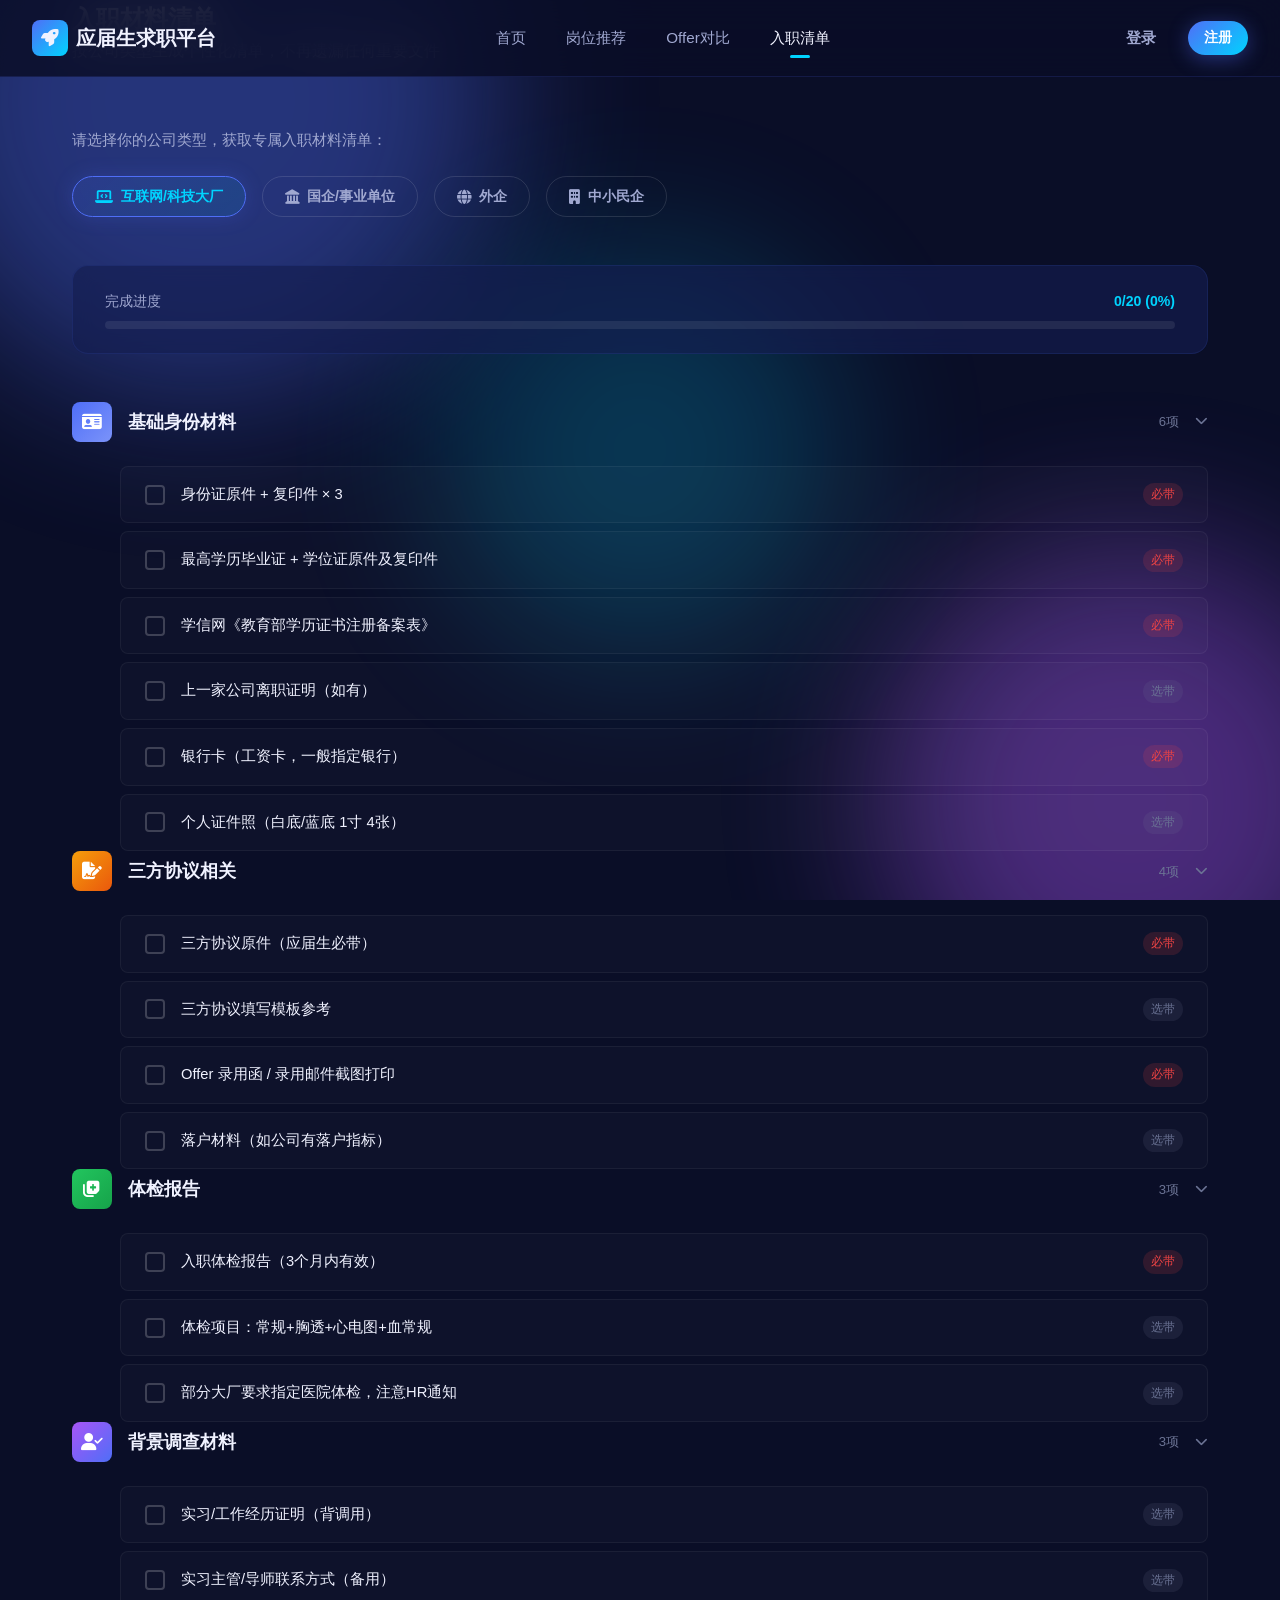
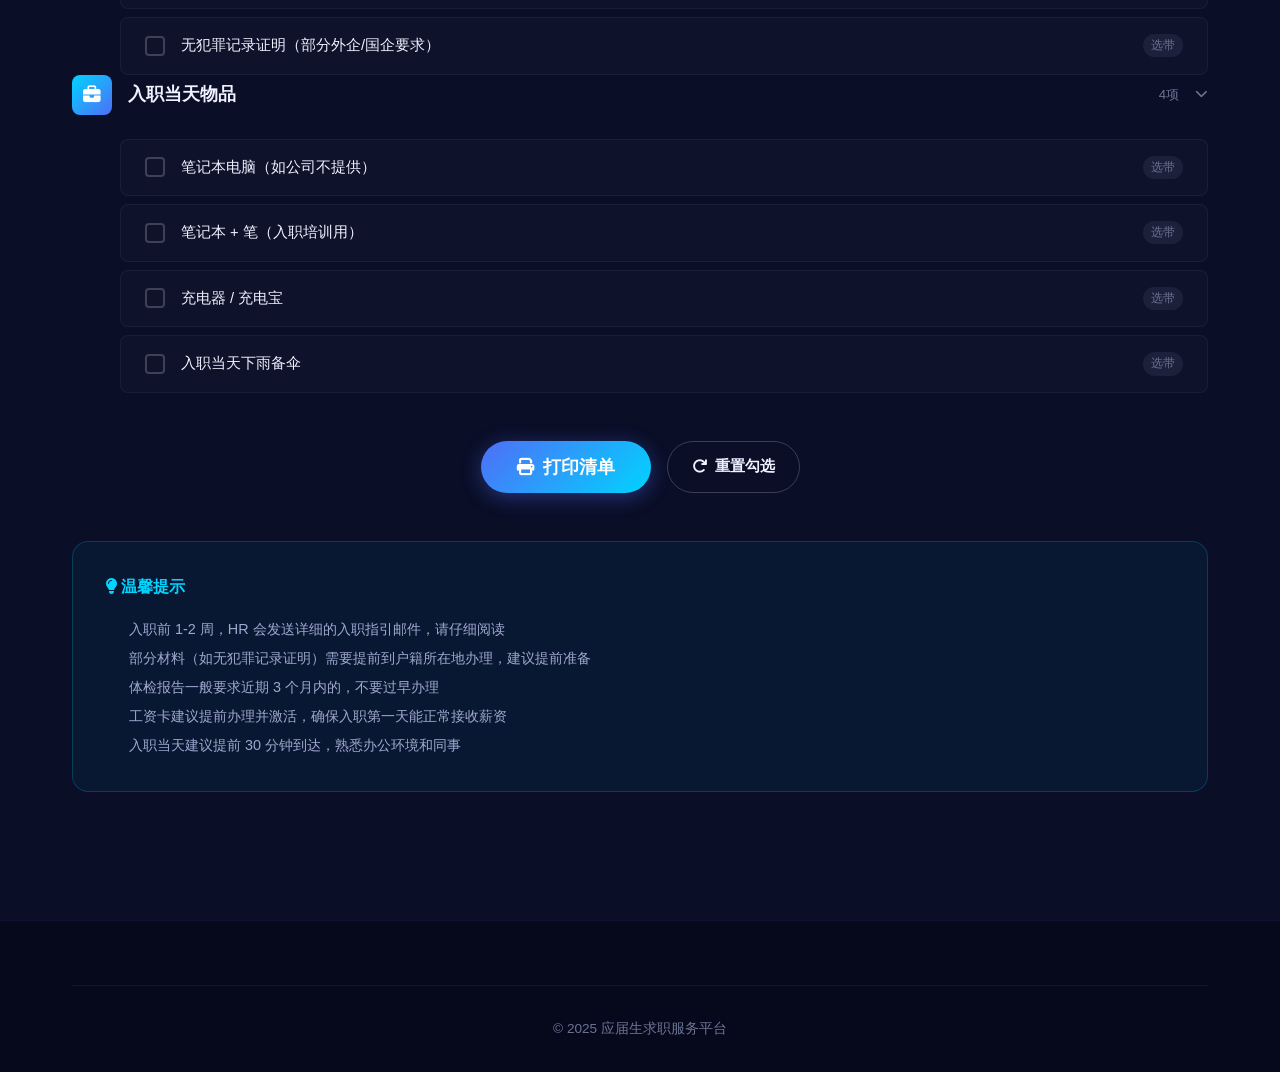
<file: graduate-job-portal/template/onboarding.html>
<!DOCTYPE html>
<html lang="zh-CN">
<head>
  <meta charset="UTF-8">
  <meta name="viewport" content="width=device-width, initial-scale=1.0">
  <title>入职材料清单 - 应届生求职服务平台</title>
  <link rel="stylesheet" href="css/style.css">
  <link rel="stylesheet" href="css/onboarding.css">
  <link rel="stylesheet" href="https://cdnjs.cloudflare.com/ajax/libs/font-awesome/6.5.0/css/all.min.css">
</head>
<body>
  <div class="bg-animation"><div class="orb"></div><div class="orb"></div><div class="orb"></div></div>

  <nav class="navbar" id="navbar">
    <a href="index.html" class="nav-brand">
      <div class="logo"><i class="fas fa-rocket"></i></div>
      <span>应届生求职平台</span>
    </a>
    <div class="nav-links" id="navLinks">
      <a href="index.html">首页</a>
      <a href="jobs.html">岗位推荐</a>
      <a href="offer-compare.html">Offer对比</a>
      <a href="onboarding.html" class="active">入职清单</a>
    </div>
    <div class="nav-actions">
      <a href="login.html" class="btn btn-ghost">登录</a>
      <a href="register.html" class="btn btn-primary btn-sm">注册</a>
      <button class="mobile-menu-btn" id="mobileMenuBtn"><span></span><span></span><span></span></button>
    </div>
  </nav>

  <section class="page-hero">
    <div class="container">
      <h1 class="page-title">入职材料清单</h1>
      <p class="page-subtitle">按公司类型生成个性化清单，不再遗漏任何重要文件</p>
    </div>
  </section>

  <section class="section">
    <div class="container">
      <!-- 公司类型选择 -->
      <div class="ob-type-selector">
        <p style="color:var(--text-secondary);margin-bottom:var(--space-lg);font-size:0.95rem;">
          请选择你的公司类型，获取专属入职材料清单：
        </p>
        <div class="ob-types" id="obTypes">
          <button class="ob-type-btn active" data-type="tech" onclick="switchType(this,'tech')">
            <i class="fas fa-laptop-code"></i> 互联网/科技大厂
          </button>
          <button class="ob-type-btn" data-type="state" onclick="switchType(this,'state')">
            <i class="fas fa-landmark"></i> 国企/事业单位
          </button>
          <button class="ob-type-btn" data-type="foreign" onclick="switchType(this,'foreign')">
            <i class="fas fa-globe"></i> 外企
          </button>
          <button class="ob-type-btn" data-type="sme" onclick="switchType(this,'sme')">
            <i class="fas fa-building"></i> 中小民企
          </button>
        </div>
      </div>

      <!-- 进度条 -->
      <div class="ob-progress-wrap">
        <div class="ob-progress-info">
          <span>完成进度</span>
          <span id="obProgressText">0/0 (0%)</span>
        </div>
        <div class="ob-progress-bar">
          <div class="ob-progress-fill" id="obProgressFill" style="width:0%"></div>
        </div>
      </div>

      <!-- 清单列表 -->
      <div class="ob-category" id="obList">
        <!-- 由JS动态渲染 -->
      </div>

      <!-- 操作按钮 -->
      <div class="ob-actions">
        <button class="btn btn-primary btn-lg" onclick="printChecklist()">
          <i class="fas fa-print"></i> 打印清单
        </button>
        <button class="btn btn-outline" onclick="resetChecklist()">
          <i class="fas fa-redo"></i> 重置勾选
        </button>
      </div>

      <!-- 温馨提示 -->
      <div class="card ob-tips" style="margin-top:var(--space-2xl);border:1px solid rgba(0,212,255,0.2);">
        <h4 style="color:var(--accent);margin-bottom:var(--space-md);">
          <i class="fas fa-lightbulb"></i> 温馨提示
        </h4>
        <ul style="color:var(--text-secondary);font-size:0.9rem;line-height:2;padding-left:var(--space-lg);">
          <li>入职前 1-2 周，HR 会发送详细的入职指引邮件，请仔细阅读</li>
          <li>部分材料（如无犯罪记录证明）需要提前到户籍所在地办理，建议提前准备</li>
          <li>体检报告一般要求近期 3 个月内的，不要过早办理</li>
          <li>工资卡建议提前办理并激活，确保入职第一天能正常接收薪资</li>
          <li>入职当天建议提前 30 分钟到达，熟悉办公环境和同事</li>
        </ul>
      </div>
    </div>
  </section>

  <footer class="footer">
    <div class="container">
      <div class="footer-bottom" style="justify-content:center"><span>© 2025 应届生求职服务平台</span></div>
    </div>
  </footer>

  <script src="js/main.js"></script>
  <script src="js/onboarding.js"></script>
</body>
</html>
</file>
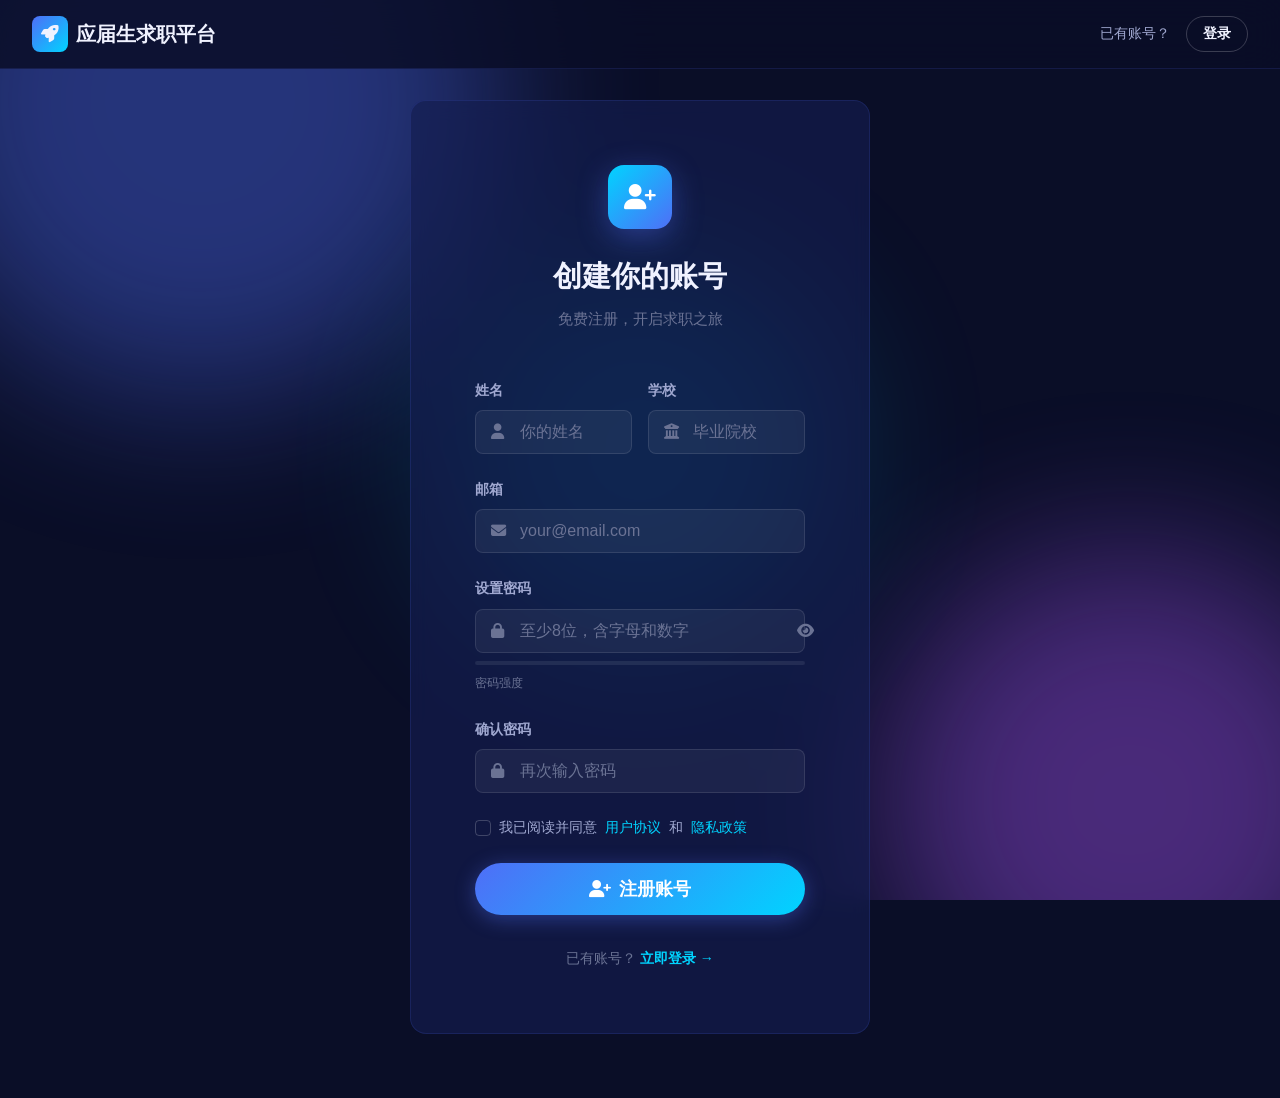
<file: graduate-job-portal/template/register.html>
<!DOCTYPE html>
<html lang="zh-CN">
<head>
  <meta charset="UTF-8">
  <meta name="viewport" content="width=device-width, initial-scale=1.0">
  <title>注册 - 应届生求职服务平台</title>
  <link rel="stylesheet" href="css/style.css">
  <link rel="stylesheet" href="css/auth.css">
  <link rel="stylesheet" href="https://cdnjs.cloudflare.com/ajax/libs/font-awesome/6.5.0/css/all.min.css">
</head>
<body>
  <div class="bg-animation">
    <div class="orb"></div>
    <div class="orb"></div>
    <div class="orb"></div>
  </div>

  <nav class="navbar" id="navbar">
    <a href="index.html" class="nav-brand">
      <div class="logo"><i class="fas fa-rocket"></i></div>
      <span>应届生求职平台</span>
    </a>
    <div class="nav-actions">
      <span style="color:var(--text-secondary);font-size:0.9rem;">已有账号？</span>
      <a href="login.html" class="btn btn-outline btn-sm">登录</a>
    </div>
  </nav>

  <section class="auth-section">
    <div class="auth-card card">
      <div class="auth-header">
        <div class="auth-icon" style="background:linear-gradient(135deg,var(--accent),var(--primary))">
          <i class="fas fa-user-plus"></i>
        </div>
        <h2>创建你的账号</h2>
        <p>免费注册，开启求职之旅</p>
      </div>

      <form class="auth-form" id="registerForm" onsubmit="return handleRegister(event)">
        <div class="form-row">
          <div class="form-group" style="flex:1">
            <label class="form-label" for="regName">姓名</label>
            <div class="input-with-icon">
              <i class="fas fa-user"></i>
              <input type="text" id="regName" class="form-input" placeholder="你的姓名" required>
            </div>
          </div>
          <div class="form-group" style="flex:1">
            <label class="form-label" for="regSchool">学校</label>
            <div class="input-with-icon">
              <i class="fas fa-university"></i>
              <input type="text" id="regSchool" class="form-input" placeholder="毕业院校" required>
            </div>
          </div>
        </div>

        <div class="form-group">
          <label class="form-label" for="regEmail">邮箱</label>
          <div class="input-with-icon">
            <i class="fas fa-envelope"></i>
            <input type="email" id="regEmail" class="form-input" placeholder="your@email.com" required>
          </div>
        </div>

        <div class="form-group">
          <label class="form-label" for="regPwd">设置密码</label>
          <div class="input-with-icon">
            <i class="fas fa-lock"></i>
            <input type="password" id="regPwd" class="form-input" placeholder="至少8位，含字母和数字" required minlength="8">
            <button type="button" class="toggle-pwd" onclick="togglePwd(this)">
              <i class="fas fa-eye"></i>
            </button>
          </div>
          <div class="pwd-strength" id="pwdStrength">
            <div class="pwd-bar"><div class="pwd-fill"></div></div>
            <span class="pwd-label">密码强度</span>
          </div>
        </div>

        <div class="form-group">
          <label class="form-label" for="regPwdConfirm">确认密码</label>
          <div class="input-with-icon">
            <i class="fas fa-lock"></i>
            <input type="password" id="regPwdConfirm" class="form-input" placeholder="再次输入密码" required>
          </div>
        </div>

        <label class="checkbox-label" style="margin-bottom:var(--space-lg);display:flex;gap:var(--space-sm);font-size:0.85rem;color:var(--text-secondary)">
          <input type="checkbox" id="agreeTerms" required>
          <span class="checkmark"></span>
          我已阅读并同意 <a href="#" style="color:var(--accent)">用户协议</a> 和 <a href="#" style="color:var(--accent)">隐私政策</a>
        </label>

        <button type="submit" class="btn btn-primary btn-lg" style="width:100%">
          <i class="fas fa-user-plus"></i> 注册账号
        </button>
      </form>

      <div class="auth-footer" style="margin-top:var(--space-xl)">
        <span>已有账号？</span>
        <a href="login.html">立即登录 →</a>
      </div>
    </div>
  </section>

  <script src="js/main.js"></script>
  <script>
    function togglePwd(btn) {
      var input = btn.parentElement.querySelector('input');
      var icon = btn.querySelector('i');
      if (input.type === 'password') { input.type = 'text'; icon.className = 'fas fa-eye-slash'; }
      else { input.type = 'password'; icon.className = 'fas fa-eye'; }
    }

    // 密码强度检测
    var pwdInput = document.getElementById('regPwd');
    if (pwdInput) {
      pwdInput.addEventListener('input', function() {
        var val = this.value;
        var strength = 0;
        if (val.length >= 8) strength++;
        if (/[a-z]/.test(val) && /[A-Z]/.test(val)) strength++;
        if (/\d/.test(val)) strength++;
        if (/[^a-zA-Z0-9]/.test(val)) strength++;

        var fill = document.querySelector('.pwd-fill');
        var label = document.querySelector('.pwd-label');
        var colors = ['#ef4444', '#f59e0b', '#22c55e', '#00d4ff'];
        var labels = ['弱', '中', '强', '极强'];
        fill.style.width = (strength / 4 * 100) + '%';
        fill.style.background = colors[strength - 1] || 'transparent';
        label.textContent = strength > 0 ? '密码强度：' + labels[strength - 1] : '密码强度';
      });
    }

    function handleRegister(e) {
      e.preventDefault();
      var pwd = document.getElementById('regPwd').value;
      var confirm = document.getElementById('regPwdConfirm').value;
      if (pwd !== confirm) { alert('两次输入的密码不一致！'); return false; }
      var btn = e.target.querySelector('button[type="submit"]');
      btn.innerHTML = '<i class="fas fa-spinner fa-spin"></i> 注册中...';
      btn.disabled = true;
      setTimeout(function() {
        alert('注册成功！欢迎加入应届生求职平台！');
        window.location.href = 'login.html';
      }, 1500);
      return false;
    }
  </script>
</body>
</html>
</file>
<file: graduate-job-portal/template/css/style.css>
/**
 * ============================================================
 * 校园应届生求职服务官网 - 主样式表
 * 设计风格：现代科技风 / Modern Tech Style
 * 色彩体系：深蓝渐变 + 青色高光 + 紫色辅助
 * 规范：CSS变量驱动，响应式断点 768px / 1024px
 * ============================================================
 */

/* ============================ CSS变量 ============================ */
:root {
  /* 主色调 - 科技蓝渐变体系 */
  --primary:        #4f6ef7;
  --primary-dark:   #3b5de7;
  --primary-light:  #7b93fa;
  --accent:         #00d4ff;
  --accent-secondary:#a855f7;
  
  /* 背景色系 */
  --bg-primary:     #0a0e27;
  --bg-secondary:   #111640;
  --bg-card:        rgba(20, 30, 80, 0.65);
  --bg-glass:       rgba(255, 255, 255, 0.05);
  
  /* 文字色系 */
  --text-primary:   #f0f2ff;
  --text-secondary: #a0a8d0;
  --text-muted:     #6b7394;
  
  /* 功能色 */
  --success:        #22c55e;
  --warning:        #f59e0b;
  --danger:         #ef4444;
  --info:           #3b82f6;
  
  /* 圆角 & 阴影 */
  --radius-sm:      8px;
  --radius-md:      16px;
  --radius-lg:      24px;
  --radius-full:     9999px;
  --shadow-card:    0 8px 32px rgba(0, 0, 0, 0.3);
  --shadow-glow:    0 0 30px rgba(79, 110, 247, 0.3);
  
  /* 间距 */
  --space-xs: 4px;  --space-sm: 8px;  --space-md: 16px;
  --space-lg: 24px; --space-xl: 32px; --space-2xl: 48px;
  --space-3xl: 64px;
  
  /* 过渡 */
  --transition-fast: 0.2s ease;
  --transition-base: 0.3s ease;
  --transition-slow: 0.5s ease;
}

/* ============================ Reset ============================ */
*, *::before, *::after { box-sizing: border-box; margin: 0; padding: 0; }

html {
  scroll-behavior: smooth;
  font-size: 16px;
}

body {
  font-family: -apple-system, BlinkMacSystemFont, 'Segoe UI', 'PingFang SC',
               'Hiragino Sans GB', 'Microsoft YaHei', sans-serif;
  background: var(--bg-primary);
  color: var(--text-primary);
  line-height: 1.6;
  min-height: 100vh;
  overflow-x: hidden;
}

a { color: var(--accent); text-decoration: none; transition: color var(--transition-fast); }
a:hover { color: var(--primary-light); }

img { max-width: 100%; display: block; }

ul, ol { list-style: none; }

button { cursor: pointer; font-family: inherit; }

/* ============================ 背景动画 ============================ */
.bg-animation {
  position: fixed;
  top: 0; left: 0;
  width: 100%; height: 100%;
  z-index: -1;
  overflow: hidden;
  pointer-events: none;
}

.bg-animation .orb {
  position: absolute;
  border-radius: 50%;
  filter: blur(80px);
  opacity: 0.4;
  animation: float 20s ease-in-out infinite;
}

.bg-animation .orb:nth-child(1) {
  width: 600px; height: 600px;
  background: var(--primary);
  top: -200px; left: -100px;
  animation-delay: 0s;
}

.bg-animation .orb:nth-child(2) {
  width: 500px; height: 500px;
  background: var(--accent-secondary);
  bottom: -150px; right: -100px;
  animation-delay: -7s;
}

.bg-animation .orb:nth-child(3) {
  width: 400px; height: 400px;
  background: var(--accent);
  top: 50%; left: 50%;
  transform: translate(-50%, -50%);
  animation-delay: -14s;
  opacity: 0.2;
}

@keyframes float {
  0%, 100% { transform: translate(0, 0) scale(1); }
  25%      { transform: translate(60px, -40px) scale(1.1); }
  50%      { transform: translate(-30px, 60px) scale(0.95); }
  75%      { transform: translate(-60px, -30px) scale(1.05); }
}

/* ============================ 导航栏 ============================ */
.navbar {
  position: fixed;
  top: 0; left: 0; right: 0;
  z-index: 1000;
  padding: var(--space-md) var(--space-xl);
  display: flex;
  align-items: center;
  justify-content: space-between;
  background: rgba(10, 14, 39, 0.85);
  backdrop-filter: blur(20px);
  -webkit-backdrop-filter: blur(20px);
  border-bottom: 1px solid rgba(79, 110, 247, 0.15);
  transition: background var(--transition-base);
}

.navbar.scrolled {
  background: rgba(10, 14, 39, 0.95);
  box-shadow: 0 4px 30px rgba(0, 0, 0, 0.3);
}

.nav-brand {
  display: flex;
  align-items: center;
  gap: var(--space-sm);
  font-size: 1.25rem;
  font-weight: 700;
  color: var(--text-primary);
}

.nav-brand .logo {
  width: 36px; height: 36px;
  background: linear-gradient(135deg, var(--primary), var(--accent));
  border-radius: var(--radius-sm);
  display: flex;
  align-items: center;
  justify-content: center;
  font-size: 1.1rem;
}

.nav-links {
  display: flex;
  align-items: center;
  gap: var(--space-lg);
}

.nav-links a {
  color: var(--text-secondary);
  font-size: 0.95rem;
  font-weight: 500;
  padding: var(--space-xs) var(--space-sm);
  border-radius: var(--radius-sm);
  transition: all var(--transition-fast);
  position: relative;
}

.nav-links a:hover,
.nav-links a.active {
  color: var(--text-primary);
}

.nav-links a.active::after {
  content: '';
  position: absolute;
  bottom: -4px; left: 50%;
  transform: translateX(-50%);
  width: 20px; height: 3px;
  background: var(--accent);
  border-radius: 2px;
}

.nav-actions {
  display: flex;
  align-items: center;
  gap: var(--space-md);
}

/* 按钮体系 */
.btn {
  display: inline-flex;
  align-items: center;
  justify-content: center;
  gap: var(--space-sm);
  padding: 10px 24px;
  border: none;
  border-radius: var(--radius-full);
  font-size: 0.95rem;
  font-weight: 600;
  cursor: pointer;
  transition: all var(--transition-base);
  position: relative;
  overflow: hidden;
}

.btn-primary {
  background: linear-gradient(135deg, var(--primary), var(--accent));
  color: #fff;
  box-shadow: 0 4px 20px rgba(79, 110, 247, 0.4);
}

.btn-primary:hover {
  transform: translateY(-2px);
  box-shadow: 0 8px 30px rgba(79, 110, 247, 0.6);
}

.btn-outline {
  background: transparent;
  color: var(--text-primary);
  border: 1.5px solid rgba(255, 255, 255, 0.2);
}

.btn-outline:hover {
  border-color: var(--primary);
  background: rgba(79, 110, 247, 0.1);
}

.btn-ghost {
  background: transparent;
  color: var(--text-secondary);
  padding: 10px 16px;
}

.btn-ghost:hover {
  color: var(--text-primary);
  background: var(--bg-glass);
}

.btn-lg {
  padding: 14px 36px;
  font-size: 1.1rem;
}

.btn-sm {
  padding: 6px 16px;
  font-size: 0.85rem;
}

/* ============================ 卡片组件 ============================ */
.card {
  background: var(--bg-card);
  border: 1px solid rgba(79, 110, 247, 0.15);
  border-radius: var(--radius-md);
  padding: var(--space-xl);
  backdrop-filter: blur(10px);
  transition: all var(--transition-base);
  position: relative;
  overflow: hidden;
}

.card::before {
  content: '';
  position: absolute;
  top: 0; left: 0;
  width: 100%; height: 3px;
  background: linear-gradient(90deg, var(--primary), var(--accent), var(--accent-secondary));
  opacity: 0;
  transition: opacity var(--transition-base);
}

.card:hover {
  transform: translateY(-4px);
  border-color: rgba(79, 110, 247, 0.3);
  box-shadow: var(--shadow-glow);
}

.card:hover::before { opacity: 1; }

/* ============================ 通用布局 ============================ */
.container {
  max-width: 1200px;
  margin: 0 auto;
  padding: 0 var(--space-xl);
}

.section {
  padding: var(--space-3xl) 0;
}

.section-header {
  text-align: center;
  margin-bottom: var(--space-2xl);
}

.section-tag {
  display: inline-block;
  padding: 4px 16px;
  background: rgba(79, 110, 247, 0.15);
  border: 1px solid rgba(79, 110, 247, 0.3);
  border-radius: var(--radius-full);
  font-size: 0.85rem;
  color: var(--accent);
  margin-bottom: var(--space-md);
  letter-spacing: 1px;
  text-transform: uppercase;
}

.section-title {
  font-size: 2.5rem;
  font-weight: 800;
  margin-bottom: var(--space-md);
  background: linear-gradient(135deg, var(--text-primary), var(--accent));
  -webkit-background-clip: text;
  -webkit-text-fill-color: transparent;
  background-clip: text;
}

.section-subtitle {
  font-size: 1.1rem;
  color: var(--text-secondary);
  max-width: 600px;
  margin: 0 auto;
}

/* ============================ 表单组件 ============================ */
.form-group {
  margin-bottom: var(--space-lg);
}

.form-label {
  display: block;
  font-size: 0.9rem;
  font-weight: 600;
  color: var(--text-secondary);
  margin-bottom: var(--space-sm);
}

.form-input {
  width: 100%;
  padding: 12px 18px;
  background: rgba(255, 255, 255, 0.05);
  border: 1.5px solid rgba(255, 255, 255, 0.1);
  border-radius: var(--radius-sm);
  color: var(--text-primary);
  font-size: 1rem;
  transition: all var(--transition-fast);
  outline: none;
}

.form-input:focus {
  border-color: var(--primary);
  box-shadow: 0 0 0 3px rgba(79, 110, 247, 0.15);
  background: rgba(255, 255, 255, 0.08);
}

.form-input::placeholder {
  color: var(--text-muted);
}

/* ============================ 标签/徽章 ============================ */
.badge {
  display: inline-flex;
  align-items: center;
  gap: 4px;
  padding: 4px 12px;
  border-radius: var(--radius-full);
  font-size: 0.8rem;
  font-weight: 600;
}

.badge-tech    { background: rgba(79,110,247,0.15); color: var(--primary-light); }
.badge-finance { background: rgba(34,197,94,0.15); color: var(--success); }
.badge-internet{ background: rgba(0,212,255,0.15); color: var(--accent); }
.badge-hot     { background: rgba(239,68,68,0.15); color: var(--danger); }
.badge-new     { background: rgba(168,85,247,0.15); color: var(--accent-secondary); }

/* ============================ 页脚 ============================ */
.footer {
  background: rgba(0, 0, 0, 0.3);
  border-top: 1px solid rgba(79, 110, 247, 0.1);
  padding: var(--space-3xl) 0 var(--space-xl);
  margin-top: var(--space-3xl);
}

.footer-grid {
  display: grid;
  grid-template-columns: 2fr 1fr 1fr 1fr;
  gap: var(--space-2xl);
  margin-bottom: var(--space-2xl);
}

.footer-brand p {
  color: var(--text-muted);
  margin-top: var(--space-md);
  font-size: 0.9rem;
  line-height: 1.8;
}

.footer-col h4 {
  font-size: 1rem;
  font-weight: 700;
  margin-bottom: var(--space-lg);
  color: var(--text-primary);
}

.footer-col a {
  display: block;
  color: var(--text-muted);
  font-size: 0.9rem;
  padding: var(--space-xs) 0;
  transition: color var(--transition-fast);
}

.footer-col a:hover { color: var(--accent); }

.footer-bottom {
  border-top: 1px solid rgba(255, 255, 255, 0.05);
  padding-top: var(--space-xl);
  display: flex;
  justify-content: space-between;
  align-items: center;
  color: var(--text-muted);
  font-size: 0.85rem;
}

/* ============================ 响应式 ============================ */
@media (max-width: 1024px) {
  .footer-grid {
    grid-template-columns: 1fr 1fr;
  }
}

@media (max-width: 768px) {
  :root { font-size: 15px; }
  
  .navbar {
    padding: var(--space-sm) var(--space-md);
  }
  
  .nav-links {
    display: none;
  }
  
  .nav-links.mobile-open {
    display: flex;
    flex-direction: column;
    position: absolute;
    top: 100%; left: 0; right: 0;
    background: rgba(10, 14, 39, 0.98);
    backdrop-filter: blur(20px);
    padding: var(--space-lg);
    gap: var(--space-md);
    border-bottom: 1px solid rgba(79, 110, 247, 0.15);
  }
  
  .section-title { font-size: 2rem; }
  
  .footer-grid {
    grid-template-columns: 1fr;
    gap: var(--space-xl);
  }
  
  .footer-bottom {
    flex-direction: column;
    gap: var(--space-md);
    text-align: center;
  }
  
  .mobile-menu-btn { display: flex !important; }
}

/* 移动端菜单按钮 */
.mobile-menu-btn {
  display: none;
  flex-direction: column;
  gap: 5px;
  background: none;
  border: none;
  padding: var(--space-sm);
  cursor: pointer;
}

.mobile-menu-btn span {
  display: block;
  width: 24px;
  height: 2px;
  background: var(--text-primary);
  border-radius: 2px;
  transition: all var(--transition-fast);
}

/* ============================ 工具类 ============================ */
.text-center { text-align: center; }
.text-gradient {
  background: linear-gradient(135deg, var(--primary), var(--accent));
  -webkit-background-clip: text;
  -webkit-text-fill-color: transparent;
  background-clip: text;
}

.mt-1 { margin-top: var(--space-sm); }
.mt-2 { margin-top: var(--space-md); }
.mt-3 { margin-top: var(--space-lg); }
.mt-4 { margin-top: var(--space-xl); }
.mb-1 { margin-bottom: var(--space-sm); }
.mb-2 { margin-bottom: var(--space-md); }
.mb-3 { margin-bottom: var(--space-lg); }

.flex { display: flex; }
.flex-center { display: flex; align-items: center; justify-content: center; }
.gap-1 { gap: var(--space-sm); }
.gap-2 { gap: var(--space-md); }
.gap-3 { gap: var(--space-lg); }

/* 加载动画 */
@keyframes fadeInUp {
  from { opacity: 0; transform: translateY(30px); }
  to   { opacity: 1; transform: translateY(0); }
}

.fade-in-up {
  animation: fadeInUp 0.6s ease forwards;
}

.delay-1 { animation-delay: 0.1s; opacity: 0; }
.delay-2 { animation-delay: 0.2s; opacity: 0; }
.delay-3 { animation-delay: 0.3s; opacity: 0; }
.delay-4 { animation-delay: 0.4s; opacity: 0; }
.delay-5 { animation-delay: 0.5s; opacity: 0; }
</file>
<file: graduate-job-portal/template/css/index.css>
/**
 * 首页专用样式 - index.html
 */

/* ============================ Hero ============================ */
.hero {
  min-height: 100vh;
  display: flex;
  align-items: center;
  padding-top: 80px;
  position: relative;
  overflow: hidden;
}

.hero-content {
  display: grid;
  grid-template-columns: 1fr 1fr;
  gap: var(--space-3xl);
  align-items: center;
  padding-top: var(--space-3xl);
}

.hero-title {
  font-size: 3.5rem;
  font-weight: 900;
  line-height: 1.15;
  margin-bottom: var(--space-lg);
  letter-spacing: -0.02em;
}

.hero-subtitle {
  font-size: 1.2rem;
  color: var(--text-secondary);
  line-height: 1.8;
  margin-bottom: var(--space-2xl);
}

.hero-actions {
  display: flex;
  gap: var(--space-md);
  margin-bottom: var(--space-2xl);
  flex-wrap: wrap;
}

/* 数据统计 */
.hero-stats {
  display: flex;
  align-items: center;
  gap: var(--space-xl);
}

.stat-item { text-align: center; }

.stat-num {
  display: block;
  font-size: 2rem;
  font-weight: 900;
  background: linear-gradient(135deg, var(--accent), var(--primary-light));
  -webkit-background-clip: text;
  -webkit-text-fill-color: transparent;
  background-clip: text;
}

.stat-label {
  font-size: 0.85rem;
  color: var(--text-muted);
}

.stat-divider {
  width: 1px;
  height: 40px;
  background: rgba(255, 255, 255, 0.1);
}

/* Hero 右侧卡片 */
.hero-visual {
  position: relative;
  height: 400px;
}

.hero-card {
  position: absolute;
  background: var(--bg-card);
  border: 1px solid rgba(79, 110, 247, 0.2);
  border-radius: var(--radius-md);
  padding: var(--space-lg);
  backdrop-filter: blur(10px);
  display: flex;
  align-items: center;
  gap: var(--space-md);
  animation: cardFloat 6s ease-in-out infinite;
  box-shadow: var(--shadow-card);
}

.hero-card-1 {
  top: 20px; left: 20px;
  animation-delay: 0s;
}

.hero-card-2 {
  top: 150px; right: 20px;
  animation-delay: -2s;
}

.hero-card-3 {
  bottom: 40px; left: 60px;
  animation-delay: -4s;
  width: 70%;
}

@keyframes cardFloat {
  0%, 100% { transform: translateY(0); }
  50%      { transform: translateY(-12px); }
}

.hc-icon {
  width: 48px; height: 48px;
  background: linear-gradient(135deg, var(--primary), var(--accent));
  border-radius: var(--radius-sm);
  display: flex; align-items: center; justify-content: center;
  font-size: 1.2rem;
  color: #fff;
  flex-shrink: 0;
}

.hc-icon.purple {
  background: linear-gradient(135deg, var(--accent-secondary), var(--primary));
}

.hc-info { flex: 1; }

.hc-title {
  font-weight: 700;
  font-size: 0.95rem;
  margin-bottom: 2px;
}

.hc-desc {
  font-size: 0.8rem;
  color: var(--text-muted);
}

.hc-badge.success {
  width: 28px; height: 28px;
  background: var(--success);
  border-radius: 50%;
  display: flex; align-items: center; justify-content: center;
  color: #fff;
  font-size: 0.8rem;
}

.hc-arrow {
  color: var(--accent);
  font-size: 1.2rem;
}

.hc-progress {
  width: 100%;
  height: 8px;
  background: rgba(255,255,255,0.1);
  border-radius: 4px;
  overflow: hidden;
  margin-bottom: var(--space-sm);
}

.hc-progress-bar {
  height: 100%;
  background: linear-gradient(90deg, var(--primary), var(--accent));
  border-radius: 4px;
  transition: width 1.5s ease;
}

.hc-progress-text {
  font-size: 0.85rem;
  color: var(--text-secondary);
}

/* ============================ 轮播公告 ============================ */
.carousel-section {
  padding-top: 0;
}

.carousel-wrapper {
  background: var(--bg-card);
  border: 1px solid rgba(79, 110, 247, 0.15);
  border-radius: var(--radius-md);
  padding: var(--space-lg) var(--space-xl);
  backdrop-filter: blur(10px);
}

.carousel-header {
  display: flex;
  align-items: center;
  justify-content: space-between;
  margin-bottom: var(--space-md);
}

.carousel-tag {
  display: inline-flex;
  align-items: center;
  gap: var(--space-sm);
  color: var(--accent);
  font-weight: 600;
  font-size: 0.9rem;
}

.carousel-dots {
  display: flex;
  gap: 8px;
}

.carousel-dot {
  width: 8px; height: 8px;
  border-radius: 50%;
  background: rgba(255,255,255,0.2);
  cursor: pointer;
  transition: all var(--transition-fast);
}

.carousel-dot.active {
  background: var(--accent);
  width: 24px;
  border-radius: 4px;
}

.carousel-track {
  position: relative;
  height: 60px;
  overflow: hidden;
}

.carousel-item {
  position: absolute;
  top: 0; left: 0;
  width: 100%;
  display: flex;
  align-items: center;
  gap: var(--space-lg);
  padding: var(--space-sm) 0;
  opacity: 0;
  transform: translateX(30px);
  transition: all 0.5s ease;
  pointer-events: none;
}

.carousel-item.active {
  opacity: 1;
  transform: translateX(0);
  pointer-events: auto;
}

.ci-badge {
  flex-shrink: 0;
  padding: 4px 12px;
  border-radius: var(--radius-full);
  font-size: 0.75rem;
  font-weight: 700;
}

.ci-badge.hot  { background: rgba(239,68,68,0.15); color: var(--danger); }
.ci-badge.new  { background: rgba(34,197,94,0.15); color: var(--success); }
.ci-badge.info { background: rgba(59,130,246,0.15); color: var(--info); }

.ci-text {
  flex: 1;
  font-size: 0.95rem;
  color: var(--text-primary);
}

.ci-link {
  flex-shrink: 0;
  color: var(--accent);
  font-size: 0.85rem;
  font-weight: 600;
}

/* ============================ 服务卡片 ============================ */
.services-grid {
  display: grid;
  grid-template-columns: repeat(3, 1fr);
  gap: var(--space-xl);
}

.service-card {
  background: var(--bg-card);
  border: 1px solid rgba(79, 110, 247, 0.12);
  border-radius: var(--radius-md);
  padding: var(--space-2xl);
  backdrop-filter: blur(10px);
  transition: all var(--transition-base);
  position: relative;
  overflow: hidden;
}

.service-card::before {
  content: '';
  position: absolute;
  top: 0; left: 0;
  width: 100%; height: 3px;
  background: linear-gradient(90deg, var(--primary), var(--accent));
  opacity: 0;
  transition: opacity var(--transition-base);
}

.service-card:hover {
  transform: translateY(-6px);
  border-color: rgba(79, 110, 247, 0.3);
  box-shadow: var(--shadow-glow);
}

.service-card:hover::before { opacity: 1; }

.sc-icon {
  width: 56px; height: 56px;
  border-radius: var(--radius-md);
  display: flex;
  align-items: center;
  justify-content: center;
  font-size: 1.4rem;
  color: #fff;
  margin-bottom: var(--space-lg);
}

.sc-icon.blue   { background: linear-gradient(135deg, #4f6ef7, #7b93fa); }
.sc-icon.cyan   { background: linear-gradient(135deg, #00d4ff, #4f6ef7); }
.sc-icon.purple { background: linear-gradient(135deg, #a855f7, #7b93fa); }
.sc-icon.green  { background: linear-gradient(135deg, #22c55e, #4f6ef7); }
.sc-icon.orange { background: linear-gradient(135deg, #f59e0b, #ef4444); }
.sc-icon.pink   { background: linear-gradient(135deg, #ec4899, #a855f7); }

.service-card h3 {
  font-size: 1.25rem;
  font-weight: 700;
  margin-bottom: var(--space-sm);
}

.service-card p {
  font-size: 0.95rem;
  color: var(--text-secondary);
  line-height: 1.7;
  margin-bottom: var(--space-lg);
}

.sc-link {
  display: inline-flex;
  align-items: center;
  gap: var(--space-sm);
  color: var(--accent);
  font-weight: 600;
  font-size: 0.9rem;
  transition: gap var(--transition-fast);
}

.sc-link:hover { gap: var(--space-md); }

/* ============================ 岗位预览卡片 ============================ */
.jobs-preview-grid {
  display: grid;
  grid-template-columns: repeat(3, 1fr);
  gap: var(--space-xl);
  margin-bottom: var(--space-2xl);
}

.job-preview-card {
  background: var(--bg-card);
  border: 1px solid rgba(79, 110, 247, 0.12);
  border-radius: var(--radius-md);
  padding: var(--space-xl);
  backdrop-filter: blur(10px);
  transition: all var(--transition-base);
  cursor: pointer;
}

.job-preview-card:hover {
  transform: translateY(-4px);
  border-color: rgba(79, 110, 247, 0.3);
  box-shadow: var(--shadow-glow);
}

.jpc-header {
  display: flex;
  align-items: center;
  gap: var(--space-md);
  margin-bottom: var(--space-md);
}

.jpc-logo {
  width: 48px; height: 48px;
  border-radius: var(--radius-sm);
  background: var(--bg-glass);
  border: 1px solid rgba(255,255,255,0.1);
  display: flex; align-items: center; justify-content: center;
  font-size: 1.3rem;
  flex-shrink: 0;
}

.jpc-company {
  font-weight: 700;
  font-size: 1.05rem;
}

.jpc-job-title {
  font-size: 0.9rem;
  color: var(--text-secondary);
}

.jpc-tags {
  display: flex;
  flex-wrap: wrap;
  gap: var(--space-sm);
  margin-bottom: var(--space-md);
}

.jpc-tag {
  padding: 3px 10px;
  background: rgba(79, 110, 247, 0.1);
  border-radius: var(--radius-full);
  font-size: 0.78rem;
  color: var(--text-secondary);
}

.jpc-footer {
  display: flex;
  justify-content: space-between;
  align-items: center;
  padding-top: var(--space-md);
  border-top: 1px solid rgba(255,255,255,0.05);
}

.jpc-salary {
  font-weight: 800;
  font-size: 1.1rem;
  background: linear-gradient(135deg, #f59e0b, #ef4444);
  -webkit-background-clip: text;
  -webkit-text-fill-color: transparent;
  background-clip: text;
}

.jpc-meta {
  font-size: 0.8rem;
  color: var(--text-muted);
}

/* ============================ 时间线 ============================ */
.timeline {
  position: relative;
  max-width: 800px;
  margin: 0 auto;
  padding: var(--space-xl) 0;
}

.timeline-line {
  position: absolute;
  left: 50%;
  top: 0; bottom: 0;
  width: 2px;
  background: linear-gradient(to bottom, var(--primary), var(--accent), var(--accent-secondary));
  transform: translateX(-50%);
}

.timeline-item {
  position: relative;
  width: 50%;
  padding: var(--space-md) var(--space-2xl);
  margin-bottom: var(--space-xl);
}

.timeline-item.left { text-align: right; padding-right: 60px; }
.timeline-item.right { margin-left: 50%; padding-left: 60px; }

.timeline-dot {
  position: absolute;
  top: 20px;
  width: 16px; height: 16px;
  background: var(--primary);
  border-radius: 50%;
  border: 3px solid var(--bg-primary);
  z-index: 1;
}

.timeline-item.left .timeline-dot  { right: -8px; }
.timeline-item.right .timeline-dot { left: -8px; }

.timeline-card {
  padding: var(--space-lg);
  text-align: left;
}

.timeline-date {
  display: inline-block;
  padding: 2px 12px;
  background: rgba(79, 110, 247, 0.15);
  border-radius: var(--radius-full);
  font-size: 0.8rem;
  color: var(--accent);
  font-weight: 600;
  margin-bottom: var(--space-sm);
}

.timeline-card h4 {
  font-size: 1.1rem;
  margin-bottom: var(--space-sm);
}

.timeline-card p {
  font-size: 0.9rem;
  color: var(--text-secondary);
  line-height: 1.7;
}

/* ============================ CTA ============================ */
.cta-section { padding-top: 0; }

.cta-card {
  position: relative;
  overflow: hidden;
  text-align: center;
  padding: var(--space-3xl) var(--space-xl);
}

.cta-content { position: relative; z-index: 1; }

.cta-card h2 {
  font-size: 2rem;
  font-weight: 800;
  margin-bottom: var(--space-md);
}

.cta-card p {
  font-size: 1.1rem;
  color: var(--text-secondary);
  margin-bottom: var(--space-2xl);
}

.cta-actions {
  display: flex;
  gap: var(--space-md);
  justify-content: center;
  flex-wrap: wrap;
}

.cta-decoration { position: absolute; top:0; left:0; width:100%; height:100%; pointer-events: none; }

.cta-circle {
  position: absolute;
  border-radius: 50%;
  filter: blur(60px);
  opacity: 0.3;
}

.cta-circle.c1 { width:300px;height:300px;background:var(--primary);top:-100px;left:-50px; }
.cta-circle.c2 { width:250px;height:250px;background:var(--accent);bottom:-80px;right:-50px; }
.cta-circle.c3 { width:200px;height:200px;background:var(--accent-secondary);top:50%;left:50%;transform:translate(-50%,-50%);opacity:0.15; }

/* ============================ 响应式 ============================ */
@media (max-width: 1024px) {
  .hero-content {
    grid-template-columns: 1fr;
    text-align: center;
  }
  .hero-title { font-size: 2.5rem; }
  .hero-actions { justify-content: center; }
  .hero-stats  { justify-content: center; }
  .hero-visual { display: none; }
  .services-grid { grid-template-columns: repeat(2, 1fr); }
  .jobs-preview-grid { grid-template-columns: repeat(2, 1fr); }
}

@media (max-width: 768px) {
  .hero-title { font-size: 2rem; }
  .hero-stats { flex-direction: column; gap: var(--space-md); }
  .stat-divider { width:40px;height:1px; }
  .services-grid { grid-template-columns: 1fr; }
  .jobs-preview-grid { grid-template-columns: 1fr; }
  .timeline-line { left: 20px; }
  .timeline-item { width:100%; margin-left:0; padding-left:50px; padding-right:0; }
  .timeline-item.left { text-align:left; padding-right:0; padding-left:50px; }
  .timeline-item.left .timeline-dot,
  .timeline-item.right .timeline-dot { left:12px; right:auto; }
  .cta-card h2 { font-size: 1.5rem; }
}
</file>
<file: graduate-job-portal/template/css/jobs.css>
/**
 * 岗位列表页专用样式 - jobs.html
 */

/* ============================ 页面顶部 ============================ */
.page-hero {
  padding: 140px 0 60px;
  text-align: center;
  background: linear-gradient(180deg, rgba(79,110,247,0.08) 0%, transparent 100%);
}

.page-title {
  font-size: 2.5rem;
  font-weight: 900;
  margin-bottom: var(--space-sm);
  background: linear-gradient(135deg, var(--text-primary), var(--accent));
  -webkit-background-clip: text;
  -webkit-text-fill-color: transparent;
  background-clip: text;
}

.page-subtitle {
  font-size: 1.1rem;
  color: var(--text-secondary);
}

/* ============================ 筛选栏 ============================ */
.filter-bar {
  margin-bottom: var(--space-xl);
  padding: var(--space-lg) var(--space-xl);
}

.filter-row {
  display: flex;
  gap: var(--space-md);
  margin-bottom: var(--space-lg);
  flex-wrap: wrap;
}

.filter-group {
  flex: 1;
  min-width: 160px;
  position: relative;
}

.filter-group i {
  position: absolute;
  left: 16px;
  top: 50%;
  transform: translateY(-50%);
  color: var(--text-muted);
  z-index: 1;
}

.filter-group:first-child .form-input {
  padding-left: 44px;
}

.filter-group select.form-input {
  appearance: none;
  -webkit-appearance: none;
  background-image: url("data:image/svg+xml,%3Csvg xmlns='http://www.w3.org/2000/svg' width='12' height='8'%3E%3Cpath d='M1 1l5 5 5-5' stroke='%236b7394' stroke-width='2' fill='none'/%3E%3C/svg%3E");
  background-repeat: no-repeat;
  background-position: right 16px center;
  padding-right: 40px;
  cursor: pointer;
}

/* 标签筛选 */
.filter-tags {
  display: flex;
  align-items: center;
  gap: var(--space-sm);
  flex-wrap: wrap;
  padding-top: var(--space-md);
  border-top: 1px solid rgba(255,255,255,0.05);
}

.ft-label {
  font-size: 0.85rem;
  color: var(--text-muted);
  flex-shrink: 0;
}

.ft-tag {
  padding: 5px 14px;
  border: 1px solid rgba(255,255,255,0.1);
  border-radius: var(--radius-full);
  background: transparent;
  color: var(--text-secondary);
  font-size: 0.82rem;
  cursor: pointer;
  transition: all var(--transition-fast);
}

.ft-tag:hover,
.ft-tag.active {
  border-color: var(--primary);
  background: rgba(79,110,247,0.12);
  color: var(--accent);
}

/* ============================ 结果信息栏 ============================ */
.result-info {
  display: flex;
  justify-content: space-between;
  align-items: center;
  margin-bottom: var(--space-lg);
  color: var(--text-secondary);
  font-size: 0.9rem;
  flex-wrap: wrap;
  gap: var(--space-md);
}

.sort-options {
  display: flex;
  align-items: center;
  gap: var(--space-sm);
}

.sort-btn {
  padding: 4px 14px;
  border: 1px solid rgba(255,255,255,0.1);
  border-radius: var(--radius-full);
  background: transparent;
  color: var(--text-muted);
  font-size: 0.82rem;
  cursor: pointer;
  transition: all var(--transition-fast);
}

.sort-btn:hover,
.sort-btn.active {
  border-color: var(--primary);
  color: var(--accent);
  background: rgba(79,110,247,0.1);
}

/* ============================ 岗位卡片网格 ============================ */
.jobs-grid {
  display: grid;
  grid-template-columns: repeat(2, 1fr);
  gap: var(--space-xl);
  margin-bottom: var(--space-2xl);
}

/* 岗位卡片 */
.job-card {
  background: var(--bg-card);
  border: 1px solid rgba(79,110,247,0.12);
  border-radius: var(--radius-md);
  padding: var(--space-xl);
  backdrop-filter: blur(10px);
  transition: all var(--transition-base);
  cursor: pointer;
  position: relative;
  overflow: hidden;
}

.job-card::before {
  content: '';
  position: absolute;
  top: 0; left: 0;
  width: 100%; height: 3px;
  background: linear-gradient(90deg, var(--primary), var(--accent));
  opacity: 0;
  transition: opacity var(--transition-base);
}

.job-card:hover {
  transform: translateY(-4px);
  border-color: rgba(79,110,247,0.3);
  box-shadow: var(--shadow-glow);
}

.job-card:hover::before { opacity: 1; }

.job-card-header {
  display: flex;
  align-items: flex-start;
  gap: var(--space-md);
  margin-bottom: var(--space-md);
}

.jc-logo {
  width: 52px; height: 52px;
  border-radius: var(--radius-sm);
  background: var(--bg-glass);
  border: 1px solid rgba(255,255,255,0.1);
  display: flex; align-items: center; justify-content: center;
  font-size: 1.5rem;
  flex-shrink: 0;
}

.jc-info { flex: 1; }

.jc-company {
  font-weight: 700;
  font-size: 1rem;
  margin-bottom: 2px;
}

.jc-title {
  font-size: 0.9rem;
  color: var(--text-secondary);
}

.jc-salary {
  font-weight: 800;
  font-size: 1.05rem;
  background: linear-gradient(135deg, #f59e0b, #ef4444);
  -webkit-background-clip: text;
  -webkit-text-fill-color: transparent;
  background-clip: text;
  white-space: nowrap;
}

.job-card-tags {
  display: flex;
  flex-wrap: wrap;
  gap: 6px;
  margin-bottom: var(--space-md);
}

.jc-tag {
  padding: 3px 10px;
  background: rgba(79,110,247,0.1);
  border-radius: var(--radius-full);
  font-size: 0.78rem;
  color: var(--text-secondary);
}

.job-card-footer {
  display: flex;
  justify-content: space-between;
  align-items: center;
  padding-top: var(--space-md);
  border-top: 1px solid rgba(255,255,255,0.05);
  font-size: 0.8rem;
  color: var(--text-muted);
}

.jc-meta { display: flex; gap: var(--space-md); }
.jc-meta span { display: flex; align-items: center; gap: 4px; }

/* ============================ 响应式 ============================ */
@media (max-width: 1024px) {
  .jobs-grid { grid-template-columns: 1fr; }
}

@media (max-width: 768px) {
  .page-title { font-size: 1.8rem; }
  .filter-row { flex-direction: column; }
  .filter-group { min-width: 100%; }
  .result-info { flex-direction: column; align-items: flex-start; }
}
</file>
<file: graduate-job-portal/template/css/job-detail.css>
/**
 * 岗位详情页专用样式 - job-detail.html
 */

/* ============================ 布局 ============================ */
.jd-layout {
  display: grid;
  grid-template-columns: 1fr 360px;
  gap: var(--space-2xl);
  align-items: start;
}

@media (max-width: 1024px) {
  .jd-layout { grid-template-columns: 1fr; }
}

/* ============================ 岗位头部卡片 ============================ */
.jd-header-card {
  margin-bottom: var(--space-xl);
}

.jd-header-top {
  display: flex;
  align-items: flex-start;
  gap: var(--space-lg);
  margin-bottom: var(--space-lg);
  flex-wrap: wrap;
}

.jd-company-logo {
  width: 64px; height: 64px;
  border-radius: var(--radius-md);
  background: var(--bg-glass);
  border: 1px solid rgba(255,255,255,0.1);
  display: flex; align-items: center; justify-content: center;
  font-size: 2rem;
  flex-shrink: 0;
}

.jd-title-area { flex: 1; }

.jd-job-title {
  font-size: 1.8rem;
  font-weight: 800;
  margin-bottom: var(--space-sm);
}

.jd-company-name {
  display: flex;
  align-items: center;
  gap: var(--space-sm);
  font-weight: 600;
  font-size: 1.05rem;
}

.jd-salary {
  font-size: 1.6rem;
  font-weight: 900;
  background: linear-gradient(135deg, #f59e0b, #ef4444);
  -webkit-background-clip: text;
  -webkit-text-fill-color: transparent;
  background-clip: text;
  white-space: nowrap;
  flex-shrink: 0;
}

.jd-meta-tags {
  display: flex;
  gap: var(--space-lg);
  flex-wrap: wrap;
  color: var(--text-secondary);
  font-size: 0.88rem;
}

.jd-meta-tags span {
  display: flex;
  align-items: center;
  gap: 6px;
}

/* ============================ 内容区块 ============================ */
.jd-section {
  margin-bottom: var(--space-xl);
}

.jd-section-title {
  font-size: 1.15rem;
  font-weight: 700;
  margin-bottom: var(--space-lg);
  display: flex;
  align-items: center;
  gap: var(--space-sm);
}

.jd-section-title i {
  color: var(--accent);
}

.jd-content {
  color: var(--text-secondary);
  font-size: 0.95rem;
  line-height: 1.9;
}

.jd-content p { margin-bottom: var(--space-md); }

.jd-content ul {
  padding-left: var(--space-lg);
}

.jd-content ul li {
  margin-bottom: var(--space-sm);
  color: var(--text-secondary);
  line-height: 1.8;
}

/* ============================ 福利待遇标签 ============================ */
.jd-benefits {
  display: flex;
  flex-wrap: wrap;
  gap: var(--space-sm);
}

.jd-benefit-tag {
  padding: 8px 16px;
  background: rgba(79,110,247,0.1);
  border: 1px solid rgba(79,110,247,0.2);
  border-radius: var(--radius-full);
  font-size: 0.85rem;
  color: var(--text-secondary);
}

/* ============================ 公司数据统计 ============================ */
.jd-company-stats {
  display: flex;
  gap: var(--space-2xl);
  margin-top: var(--space-lg);
  padding-top: var(--space-lg);
  border-top: 1px solid rgba(255,255,255,0.05);
}

.jd-cs-item { text-align: center; }

.jd-cs-num {
  font-size: 1.5rem;
  font-weight: 900;
  background: linear-gradient(135deg, var(--accent), var(--primary-light));
  -webkit-background-clip: text;
  -webkit-text-fill-color: transparent;
  background-clip: text;
}

.jd-cs-label {
  font-size: 0.8rem;
  color: var(--text-muted);
  margin-top: 2px;
}

/* ============================ 侧边栏 ============================ */
.jd-sidebar {
  position: sticky;
  top: 100px;
  display: flex;
  flex-direction: column;
  gap: var(--space-xl);
}

.jd-apply-card {
  text-align: center;
}

.jd-similar-item {
  display: block;
  padding: var(--space-md) 0;
  border-bottom: 1px solid rgba(255,255,255,0.05);
  color: var(--text-primary);
  transition: color var(--transition-fast);
}

.jd-similar-item:last-child { border-bottom: none; }
.jd-similar-item:hover { color: var(--accent); }

/* ============================ 响应式 ============================ */
@media (max-width: 768px) {
  .jd-header-top { flex-direction: column; }
  .jd-salary { font-size: 1.3rem; }
  .jd-company-stats { flex-direction: column; gap: var(--space-md); }
  .jd-sidebar { position: static; }
}
</file>
<file: graduate-job-portal/template/css/auth.css>
/**
 * 登录/注册页专用样式 - login.html / register.html
 */

/* ============================ 布局 ============================ */
.auth-section {
  min-height: 100vh;
  display: flex;
  align-items: center;
  justify-content: center;
  padding: 100px var(--space-xl) var(--space-3xl);
}

.auth-card {
  width: 100%;
  max-width: 460px;
  padding: var(--space-3xl);
  text-align: center;
}

/* ============================ 头部 ============================ */
.auth-header {
  margin-bottom: var(--space-2xl);
}

.auth-icon {
  width: 64px; height: 64px;
  margin: 0 auto var(--space-lg);
  background: linear-gradient(135deg, var(--primary), var(--accent));
  border-radius: var(--radius-md);
  display: flex; align-items: center; justify-content: center;
  font-size: 1.6rem;
  color: #fff;
  box-shadow: 0 8px 30px rgba(79, 110, 247, 0.4);
}

.auth-header h2 {
  font-size: 1.8rem;
  font-weight: 800;
  margin-bottom: var(--space-sm);
}

.auth-header p {
  color: var(--text-muted);
  font-size: 0.95rem;
}

/* ============================ 表单 ============================ */
.auth-form { text-align: left; }

.input-with-icon {
  position: relative;
}

.input-with-icon i:first-child {
  position: absolute;
  left: 16px;
  top: 50%;
  transform: translateY(-50%);
  color: var(--text-muted);
  font-size: 0.95rem;
  z-index: 1;
}

.input-with-icon .form-input {
  padding-left: 44px;
}

.input-with-icon .toggle-pwd {
  position: absolute;
  right: 12px;
  top: 50%;
  transform: translateY(-50%);
  background: none;
  border: none;
  color: var(--text-muted);
  cursor: pointer;
  padding: 4px 6px;
  font-size: 0.9rem;
  transition: color var(--transition-fast);
}

.input-with-icon .toggle-pwd:hover { color: var(--text-primary); }

/* 表单行（并排） */
.form-row {
  display: grid;
  grid-template-columns: 1fr 1fr;
  gap: var(--space-md);
}

/* ============================ 选项行 ============================ */
.form-options {
  display: flex;
  justify-content: space-between;
  align-items: center;
  margin-bottom: var(--space-lg);
  font-size: 0.85rem;
}

.checkbox-label {
  display: inline-flex;
  align-items: center;
  gap: 8px;
  cursor: pointer;
  color: var(--text-secondary);
  position: relative;
  padding-left: 24px;
}

.checkbox-label input {
  display: none;
}

.checkmark {
  position: absolute;
  left: 0; top: 50%;
  transform: translateY(-50%);
  width: 16px; height: 16px;
  border: 1.5px solid rgba(255,255,255,0.2);
  border-radius: 4px;
  transition: all var(--transition-fast);
}

.checkbox-label input:checked ~ .checkmark {
  background: var(--primary);
  border-color: var(--primary);
}

.checkmark::after {
  content: '';
  position: absolute;
  display: none;
  left: 4.5px; top: 1px;
  width: 4px; height: 8px;
  border: solid #fff;
  border-width: 0 2px 2px 0;
  transform: rotate(45deg);
}

.checkbox-label input:checked ~ .checkmark::after {
  display: block;
}

.forgot-link {
  color: var(--accent);
  font-size: 0.82rem;
  transition: color var(--transition-fast);
}
.forgot-link:hover { color: var(--primary-light); }

/* ============================ 密码强度 ============================ */
.pwd-strength {
  margin-top: var(--space-sm);
}
.pwd-bar {
  width: 100%; height: 4px;
  background: rgba(255,255,255,0.08);
  border-radius: 2px;
  overflow: hidden;
  margin-bottom: 4px;
}
.pwd-fill {
  height: 100%;
  width: 0%;
  border-radius: 2px;
  transition: all 0.3s ease;
}
.pwd-label {
  font-size: 0.75rem;
  color: var(--text-muted);
}

/* ============================ 分隔线 ============================ */
.auth-divider {
  display: flex;
  align-items: center;
  gap: var(--space-md);
  margin: var(--space-xl) 0;
  color: var(--text-muted);
  font-size: 0.82rem;
}
.auth-divider::before,
.auth-divider::after {
  content: '';
  flex: 1;
  height: 1px;
  background: rgba(255,255,255,0.08);
}

/* ============================ 社交登录 ============================ */
.social-login {
  display: flex;
  justify-content: center;
  gap: var(--space-md);
  margin-bottom: var(--space-xl);
}
.social-btn {
  width: 48px; height: 48px;
  border-radius: 50%;
  border: 1.5px solid rgba(255,255,255,0.1);
  background: transparent;
  color: var(--text-secondary);
  font-size: 1.2rem;
  cursor: pointer;
  transition: all var(--transition-base);
  display: flex; align-items: center; justify-content: center;
}
.social-btn:hover {
  border-color: var(--primary);
  color: var(--accent);
  background: rgba(79,110,247,0.08);
  transform: translateY(-2px);
}

/* ============================ 页脚链接 ============================ */
.auth-footer {
  text-align: center;
  font-size: 0.88rem;
  color: var(--text-muted);
}
.auth-footer a {
  color: var(--accent);
  font-weight: 600;
}
.auth-footer a:hover { text-decoration: underline; }

/* ============================ 响应式 ============================ */
@media (max-width: 520px) {
  .auth-card { padding: var(--space-xl) var(--space-lg); }
  .auth-header h2 { font-size: 1.4rem; }
  .form-row { grid-template-columns: 1fr; }
}
</file>
<file: graduate-job-portal/template/css/offer-compare.css>
/**
 * Offer对比页专用样式 - offer-compare.html
 */

/* ============================ 控制栏 ============================ */
.oc-controls {
  display: flex;
  align-items: center;
  gap: var(--space-md);
  margin-bottom: var(--space-2xl);
  flex-wrap: wrap;
}

/* ============================ Offer 输入卡片 ============================ */
.oc-cards {
  display: grid;
  grid-template-columns: repeat(auto-fill, minmax(320px, 1fr));
  gap: var(--space-xl);
  margin-bottom: var(--space-2xl);
}

.oc-card {
  background: var(--bg-card);
  border: 1px solid rgba(79,110,247,0.15);
  border-radius: var(--radius-md);
  padding: var(--space-xl);
  backdrop-filter: blur(10px);
  position: relative;
  transition: all var(--transition-base);
}

.oc-card:hover {
  border-color: rgba(79,110,247,0.3);
  box-shadow: var(--shadow-glow);
}

.oc-card-header {
  display: flex;
  align-items: center;
  justify-content: space-between;
  margin-bottom: var(--space-lg);
}

.oc-card-title {
  font-size: 1.1rem;
  font-weight: 700;
  display: flex;
  align-items: center;
  gap: var(--space-sm);
}

.oc-card-title .oc-num {
  width: 28px; height: 28px;
  background: linear-gradient(135deg, var(--primary), var(--accent));
  border-radius: 50%;
  display: inline-flex;
  align-items: center;
  justify-content: center;
  font-size: 0.82rem;
  color: #fff;
}

.oc-remove-btn {
  background: none;
  border: none;
  color: var(--text-muted);
  cursor: pointer;
  padding: 4px 8px;
  border-radius: var(--radius-sm);
  transition: all var(--transition-fast);
}

.oc-remove-btn:hover {
  color: var(--danger);
  background: rgba(239,68,68,0.1);
}

/* Offer 输入项 */
.oc-field {
  margin-bottom: var(--space-md);
}

.oc-field label {
  display: block;
  font-size: 0.82rem;
  color: var(--text-muted);
  margin-bottom: 4px;
  font-weight: 600;
}

.oc-field input,
.oc-field select {
  width: 100%;
  padding: 10px 14px;
  background: rgba(255,255,255,0.05);
  border: 1.5px solid rgba(255,255,255,0.1);
  border-radius: var(--radius-sm);
  color: var(--text-primary);
  font-size: 0.9rem;
  outline: none;
  transition: border-color var(--transition-fast);
}

.oc-field input:focus,
.oc-field select:focus {
  border-color: var(--primary);
}

.oc-field-row {
  display: grid;
  grid-template-columns: 1fr 1fr;
  gap: var(--space-md);
}

/* ============================ 对比结果表格 ============================ */
.oc-table-wrap {
  overflow-x: auto;
  -webkit-overflow-scrolling: touch;
}

.oc-table {
  width: 100%;
  border-collapse: collapse;
  font-size: 0.9rem;
}

.oc-table th,
.oc-table td {
  padding: 12px 18px;
  text-align: left;
  border-bottom: 1px solid rgba(255,255,255,0.05);
  white-space: nowrap;
}

.oc-table th {
  background: rgba(79,110,247,0.08);
  color: var(--accent);
  font-weight: 700;
  font-size: 0.82rem;
  text-transform: uppercase;
  letter-spacing: 0.5px;
}

.oc-table td {
  color: var(--text-secondary);
}

.oc-table tr:hover td {
  background: rgba(79,110,247,0.05);
}

.oc-table .best-col {
  background: rgba(34,197,94,0.08);
  color: var(--success);
  font-weight: 700;
}

.oc-table .worst-col {
  color: var(--text-muted);
}

/* ============================ 推荐结果 ============================ */
.oc-recommend {
  background: rgba(0,212,255,0.05) !important;
  border: 1px solid rgba(0,212,255,0.2) !important;
  padding: var(--space-xl) !important;
}

.oc-rec-header {
  display: flex;
  align-items: center;
  gap: var(--space-md);
  margin-bottom: var(--space-lg);
}

.oc-rec-icon {
  width: 48px; height: 48px;
  background: linear-gradient(135deg, var(--accent), var(--primary));
  border-radius: var(--radius-md);
  display: flex; align-items: center; justify-content: center;
  font-size: 1.3rem;
  color: #fff;
}

.oc-rec-title {
  font-size: 1.2rem;
  font-weight: 800;
}

.oc-rec-subtitle {
  font-size: 0.85rem;
  color: var(--text-muted);
}

.oc-rec-reason {
  color: var(--text-secondary);
  font-size: 0.95rem;
  line-height: 1.8;
}

.oc-rec-badges {
  display: flex;
  gap: var(--space-sm);
  flex-wrap: wrap;
  margin-top: var(--space-lg);
}

.oc-rec-badge {
  padding: 6px 16px;
  background: rgba(79,110,247,0.12);
  border: 1px solid rgba(79,110,247,0.2);
  border-radius: var(--radius-full);
  font-size: 0.82rem;
  color: var(--accent);
}

/* ============================ 响应式 ============================ */
@media (max-width: 768px) {
  .oc-cards { grid-template-columns: 1fr; }
  .oc-field-row { grid-template-columns: 1fr; }
  .oc-table th, .oc-table td { padding: 8px 12px; font-size: 0.82rem; }
}
</file>
<file: graduate-job-portal/template/css/onboarding.css>
/**
 * 入职材料清单页专用样式 - onboarding.html
 */

/* ============================ 公司类型选择 ============================ */
.ob-type-selector {
  margin-bottom: var(--space-2xl);
}

.ob-types {
  display: flex;
  gap: var(--space-md);
  flex-wrap: wrap;
}

.ob-type-btn {
  display: inline-flex;
  align-items: center;
  gap: var(--space-sm);
  padding: 10px 22px;
  border: 1.5px solid rgba(255,255,255,0.12);
  border-radius: var(--radius-full);
  background: transparent;
  color: var(--text-secondary);
  font-size: 0.9rem;
  font-weight: 600;
  cursor: pointer;
  transition: all var(--transition-base);
}

.ob-type-btn:hover {
  border-color: var(--primary);
  color: var(--text-primary);
  background: rgba(79,110,247,0.08);
}

.ob-type-btn.active {
  border-color: var(--primary);
  background: linear-gradient(135deg, rgba(79,110,247,0.15), rgba(0,212,255,0.1));
  color: var(--accent);
  box-shadow: 0 0 20px rgba(79,110,247,0.2);
}

/* ============================ 进度条 ============================ */
.ob-progress-wrap {
  margin-bottom: var(--space-2xl);
  background: var(--bg-card);
  border: 1px solid rgba(79,110,247,0.12);
  border-radius: var(--radius-md);
  padding: var(--space-lg) var(--space-xl);
  backdrop-filter: blur(10px);
}

.ob-progress-info {
  display: flex;
  justify-content: space-between;
  margin-bottom: var(--space-sm);
  font-size: 0.88rem;
  color: var(--text-secondary);
}

#obProgressText {
  color: var(--accent);
  font-weight: 700;
}

.ob-progress-bar {
  width: 100%;
  height: 8px;
  background: rgba(255,255,255,0.08);
  border-radius: 4px;
  overflow: hidden;
}

.ob-progress-fill {
  height: 100%;
  background: linear-gradient(90deg, var(--primary), var(--accent), var(--accent-secondary));
  border-radius: 4px;
  transition: width 0.5s ease;
}

/* ============================ 清单分类 ============================ */
.ob-category {
  margin-bottom: var(--space-2xl);
}

.ob-cat-header {
  display: flex;
  align-items: center;
  gap: var(--space-md);
  margin-bottom: var(--space-lg);
  cursor: pointer;
  user-select: none;
}

.ob-cat-icon {
  width: 40px;
  height: 40px;
  border-radius: var(--radius-sm);
  display: flex;
  align-items: center;
  justify-content: center;
  font-size: 1.1rem;
  color: #fff;
  flex-shrink: 0;
}

.ob-cat-icon.blue   { background: linear-gradient(135deg, var(--primary), var(--primary-light)); }
.ob-cat-icon.green  { background: linear-gradient(135deg, var(--success), #16a34a); }
.ob-cat-icon.orange { background: linear-gradient(135deg, var(--warning), #ea580c); }
.ob-cat-icon.purple { background: linear-gradient(135deg, var(--accent-secondary), var(--primary)); }
.ob-cat-icon.cyan   { background: linear-gradient(135deg, var(--accent), var(--primary)); }

.ob-cat-title {
  font-size: 1.1rem;
  font-weight: 700;
}

.ob-cat-count {
  font-size: 0.82rem;
  color: var(--text-muted);
  margin-left: auto;
}

.ob-cat-toggle {
  color: var(--text-muted);
  font-size: 0.8rem;
  transition: transform var(--transition-fast);
}

.ob-cat-header.collapsed .ob-cat-toggle {
  transform: rotate(-90deg);
}

.ob-cat-items {
  display: grid;
  grid-template-columns: 1fr;
  gap: var(--space-sm);
  padding-left: var(--space-2xl);
}

.ob-cat-header.collapsed + .ob-cat-items {
  display: none;
}

/* ============================ 清单项 ============================ */
.ob-item {
  display: flex;
  align-items: center;
  gap: var(--space-md);
  padding: var(--space-md) var(--space-lg);
  background: rgba(255,255,255,0.02);
  border: 1px solid rgba(255,255,255,0.05);
  border-radius: var(--radius-sm);
  transition: all var(--transition-fast);
  cursor: pointer;
}

.ob-item:hover {
  background: rgba(79,110,247,0.06);
  border-color: rgba(79,110,247,0.15);
}

.ob-item.checked {
  background: rgba(34,197,94,0.06);
  border-color: rgba(34,197,94,0.15);
}

.ob-item.checked .ob-item-text {
  text-decoration: line-through;
  color: var(--text-muted);
}

.ob-cb {
  width: 20px;
  height: 20px;
  border-radius: 4px;
  border: 2px solid rgba(255,255,255,0.2);
  display: flex;
  align-items: center;
  justify-content: center;
  flex-shrink: 0;
  transition: all var(--transition-fast);
  cursor: pointer;
}

.ob-item.checked .ob-cb {
  background: var(--success);
  border-color: var(--success);
}

.ob-cb i {
  font-size: 0.7rem;
  color: #fff;
  opacity: 0;
  transition: opacity var(--transition-fast);
}

.ob-item.checked .ob-cb i {
  opacity: 1;
}

.ob-item-text {
  flex: 1;
  font-size: 0.92rem;
  color: var(--text-primary);
}

.ob-item-tag {
  font-size: 0.75rem;
  padding: 2px 8px;
  border-radius: var(--radius-full);
  flex-shrink: 0;
}

.ob-item-tag.important {
  background: rgba(239,68,68,0.15);
  color: var(--danger);
}

.ob-item-tag.optional {
  background: rgba(107,115,148,0.15);
  color: var(--text-muted);
}

/* ============================ 操作按钮 ============================ */
.ob-actions {
  display: flex;
  gap: var(--space-md);
  justify-content: center;
  flex-wrap: wrap;
  margin-bottom: var(--space-2xl);
}

/* ============================ 温馨提示 ============================ */
.ob-tips {
  background: rgba(0,212,255,0.05) !important;
}

.ob-tips h4 {
  font-size: 1rem;
}

/* ============================ 响应式 ============================ */
@media (max-width: 768px) {
  .ob-types { flex-direction: column; }
  .ob-type-btn { justify-content: center; }
  .ob-cat-items { padding-left: var(--space-md); }
}
</file>
